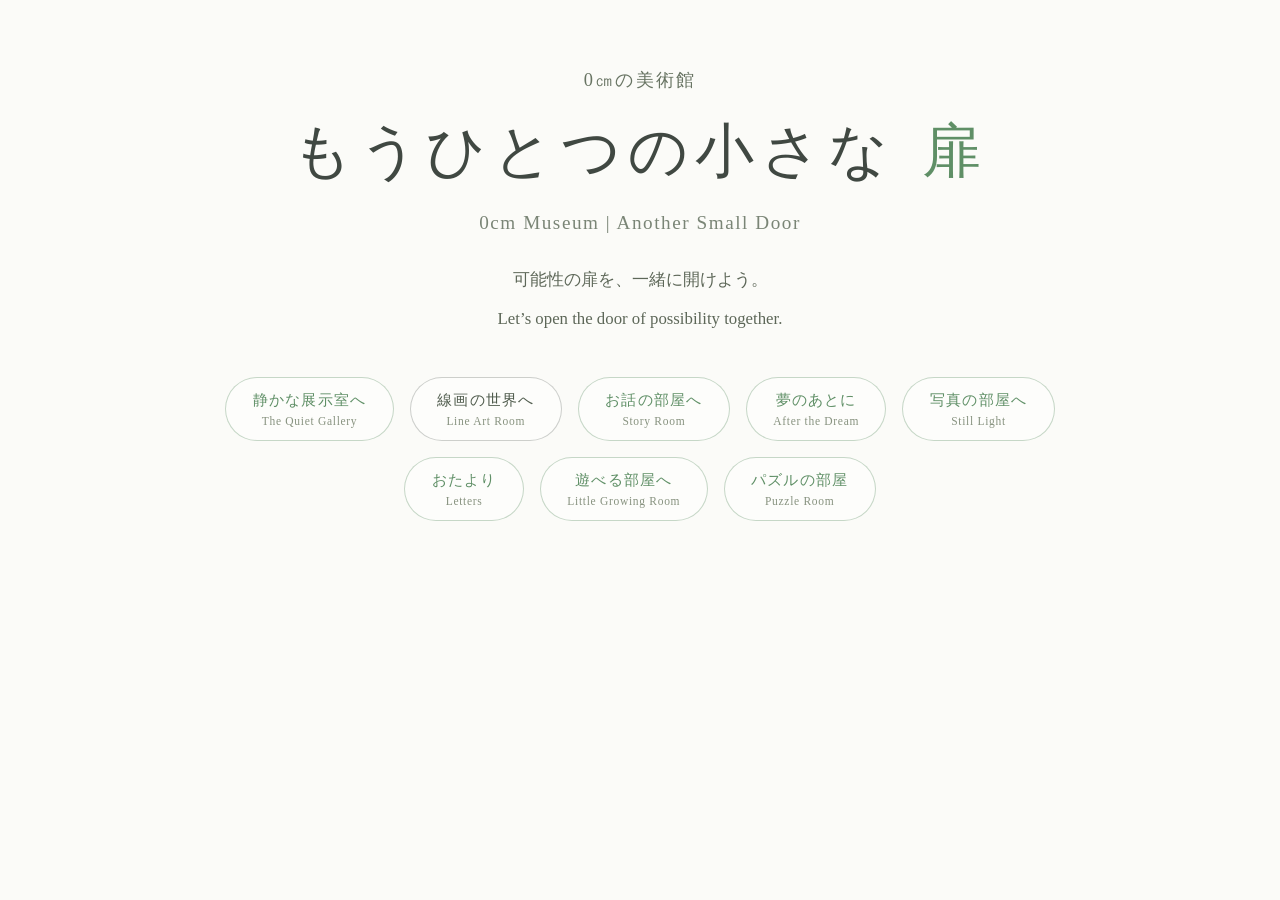
<file: index.html>
<!DOCTYPE html>
<html lang="ja">
<head>
  <meta charset="UTF-8">
  <meta name="viewport" content="width=device-width, initial-scale=1.0">
  <title>0㎝の美術館｜もうひとつの小さな扉</title>
  <link rel="stylesheet" href="style.css">
</head>

<body class="home-page">
  <main class="hero">
    <p class="site-ja">0㎝の美術館</p>

    <h1 class="door-ja">
      もうひとつの小さな
      <span class="door-wrap">
        <span class="door-letter">扉</span>
        <img
          src="images/leaf_for_another_small_door.png"
          alt=""
          class="leaf"
        >
      </span>
    </h1>

    <p class="door-en">0cm Museum | Another Small Door</p>

    <p class="message-ja">可能性の扉を、一緒に開けよう。</p>
    <p class="message-en">Let’s open the door of possibility together.</p>

    <nav class="room-links" aria-label="展示室への入口">
      <a href="gallery.html" class="room-link">
        <span class="room-link-ja">静かな展示室へ</span>
        <span class="room-link-en">The Quiet Gallery</span>
      </a>

      <a href="line.html" class="room-link room-link-line">
        <span class="room-link-ja">線画の世界へ</span>
        <span class="room-link-en">Line Art Room</span>
      </a>

      <a href="story.html" class="room-link room-link-story">
        <span class="room-link-ja">お話の部屋へ</span>
        <span class="room-link-en">Story Room</span>
      </a>
<a href="dream.html" class="room-link">
    <span class="room-link-ja">夢のあとに</span>
    <span class="room-link-en">After the Dream</span>
</a>
<a href="photo.html" class="room-link">
    <span class="room-link-ja">写真の部屋へ</span>
    <span class="room-link-en">Still Light</span>
</a>
<a href="otayori.html" class="room-link">
    <span class="room-link-ja">おたより</span>
    <span class="room-link-en">Letters</span>
</a>
<a href="game.html" class="room-link">
    <span class="room-link-ja">遊べる部屋へ</span>
    <span class="room-link-en">Little Growing Room</span>
</a>
<a href="puzzle.html" class="room-link">
    <span class="room-link-ja">パズルの部屋</span>
    <span class="room-link-en">Puzzle Room</span>
</a>
    </nav>
  </main>
</body>
</html>
</file>
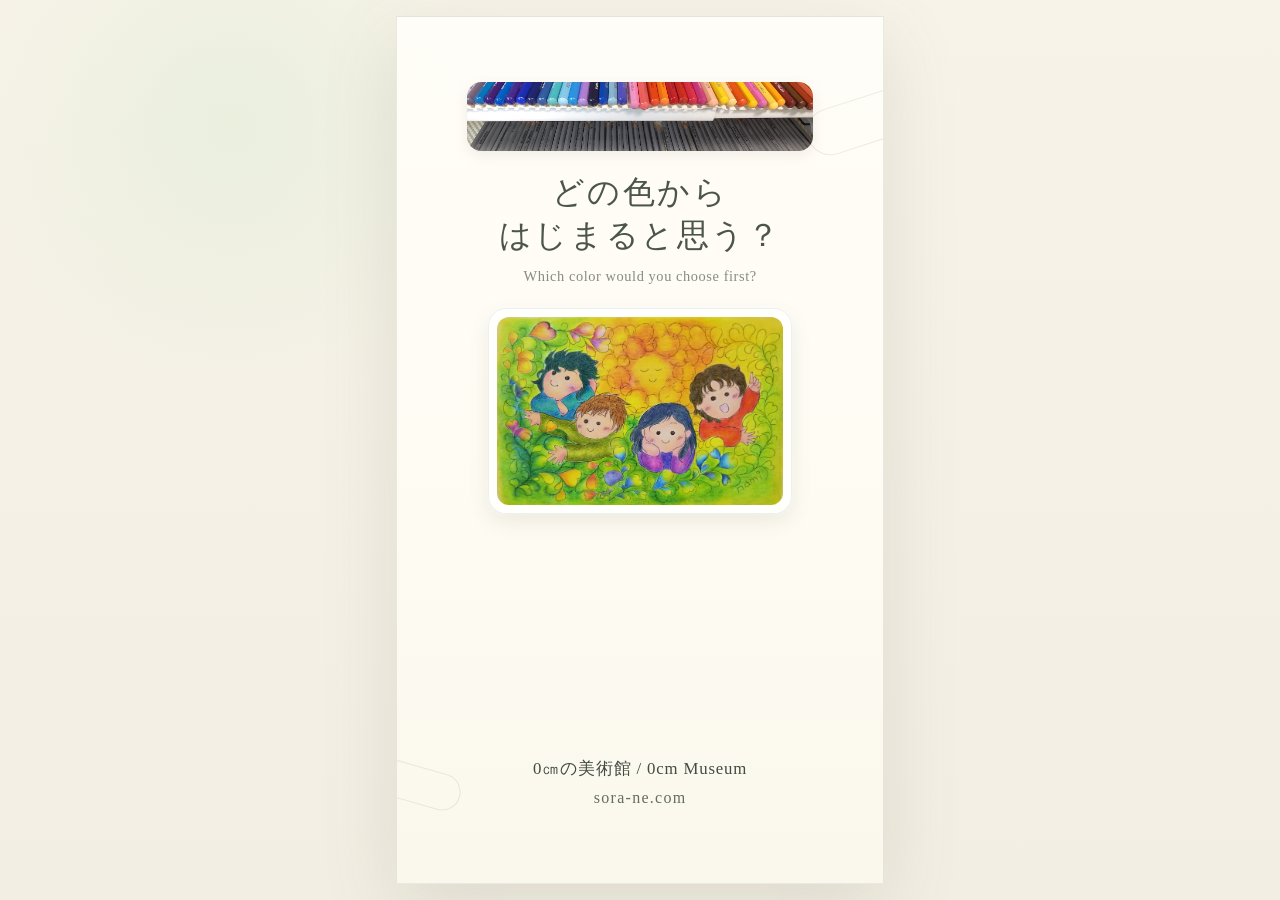
<file: social/color-question/index.html>
<!DOCTYPE html>
<html lang="ja">
<head>
  <meta charset="UTF-8">
  <meta name="viewport" content="width=device-width, initial-scale=1.0">
  <title>どの色からはじまると思う？ | 0㎝の美術館</title>
  <link rel="stylesheet" href="style.css">
</head>
<body>
  <main class="poster-wrap" aria-label="0㎝の美術館 Instagram投稿デザイン">
    <article class="poster">
      <div class="pencil-band" aria-label="色鉛筆の写真">
        <img src="images/pencils.jpg" alt="並んだ色鉛筆の写真">
      </div>

      <section class="question" aria-label="問いかけ">
        <p class="question-ja">
          どの色から<br>
          はじまると思う？
        </p>
        <p class="question-en">Which color would you choose first?</p>
      </section>

      <figure class="art-card">
        <img src="images/art.jpg" alt="子どもたちと太陽の色鉛筆画">
      </figure>

      <footer class="poster-footer">
        <p class="museum-name">0㎝の美術館 / 0cm Museum</p>
        <p class="site-url">sora-ne.com</p>
      </footer>
    </article>
  </main>
</body>
</html>
</file>
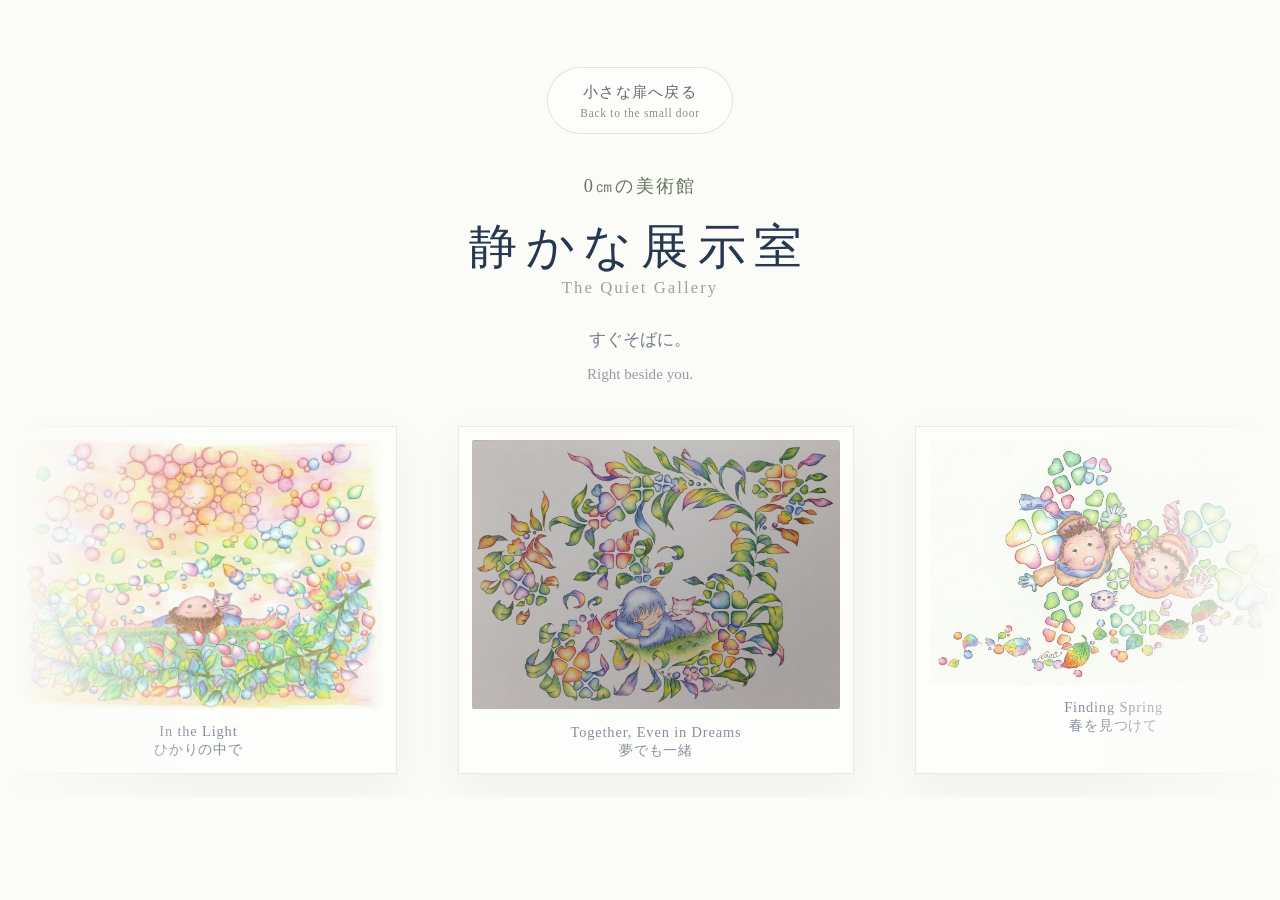
<file: gallery.html>
<!DOCTYPE html>
<html lang="ja">
<head>
  <meta charset="UTF-8">
  <meta name="viewport" content="width=device-width, initial-scale=1.0">
  <title>静かな展示室｜0㎝の美術館</title>
  <link rel="stylesheet" href="style.css">
</head>

<body class="gallery-page">
  <main class="gallery-room">

    <a href="index.html" class="back-link gallery-back-link">
      小さな扉へ戻る
      <span>Back to the small door</span>
    </a>

    <header class="gallery-header">
      <p class="site-ja">0㎝の美術館</p>

      <h1 class="gallery-title gallery-title-layer">
        <span class="gallery-title-ja">静かな展示室</span>
        <span class="gallery-title-en-near">The Quiet Gallery</span>
      </h1>

      <p class="gallery-message">
        すぐそばに。<br>
        <span>Right beside you.</span>
      </p>
    </header>

    <section class="moving-gallery" aria-label="作品がゆっくり流れる展示室">
      <div class="gallery-track">
        <article class="art-card">
          <img src="images/art01.jpg" alt="作品1">
          <p>In the Light<br>ひかりの中で</p>
        </article>

        <article class="art-card">
          <img src="images/art02.jpg" alt="作品2">
          <p>Together, Even in Dreams<br>夢でも一緒</p>
        </article>

        <article class="art-card">
          <img src="images/art03.jpg" alt="作品3">
          <p>Finding Spring<br>春を見つけて</p>
        </article>

        <article class="art-card">
          <img src="images/art04.jpg" alt="作品4">
          <p>Being Beside<br>寄り添い</p>
        </article>

        <article class="art-card">
          <img src="images/art01.jpg" alt="">
          <p>In the Light<br>ひかりの中で</p>
        </article>

        <article class="art-card">
          <img src="images/art02.jpg" alt="">
          <p>Together, Even in Dreams<br>夢でも一緒</p>
        </article>

        <article class="art-card">
          <img src="images/art03.jpg" alt="">
          <p>Finding Spring<br>春を見つけて</p>
        </article>

        <article class="art-card">
          <img src="images/art04.jpg" alt="">
          <p>Being Beside<br>寄り添い</p>
        </article>
      </div>
    </section>

  </main>
</body>
</html>
</file>
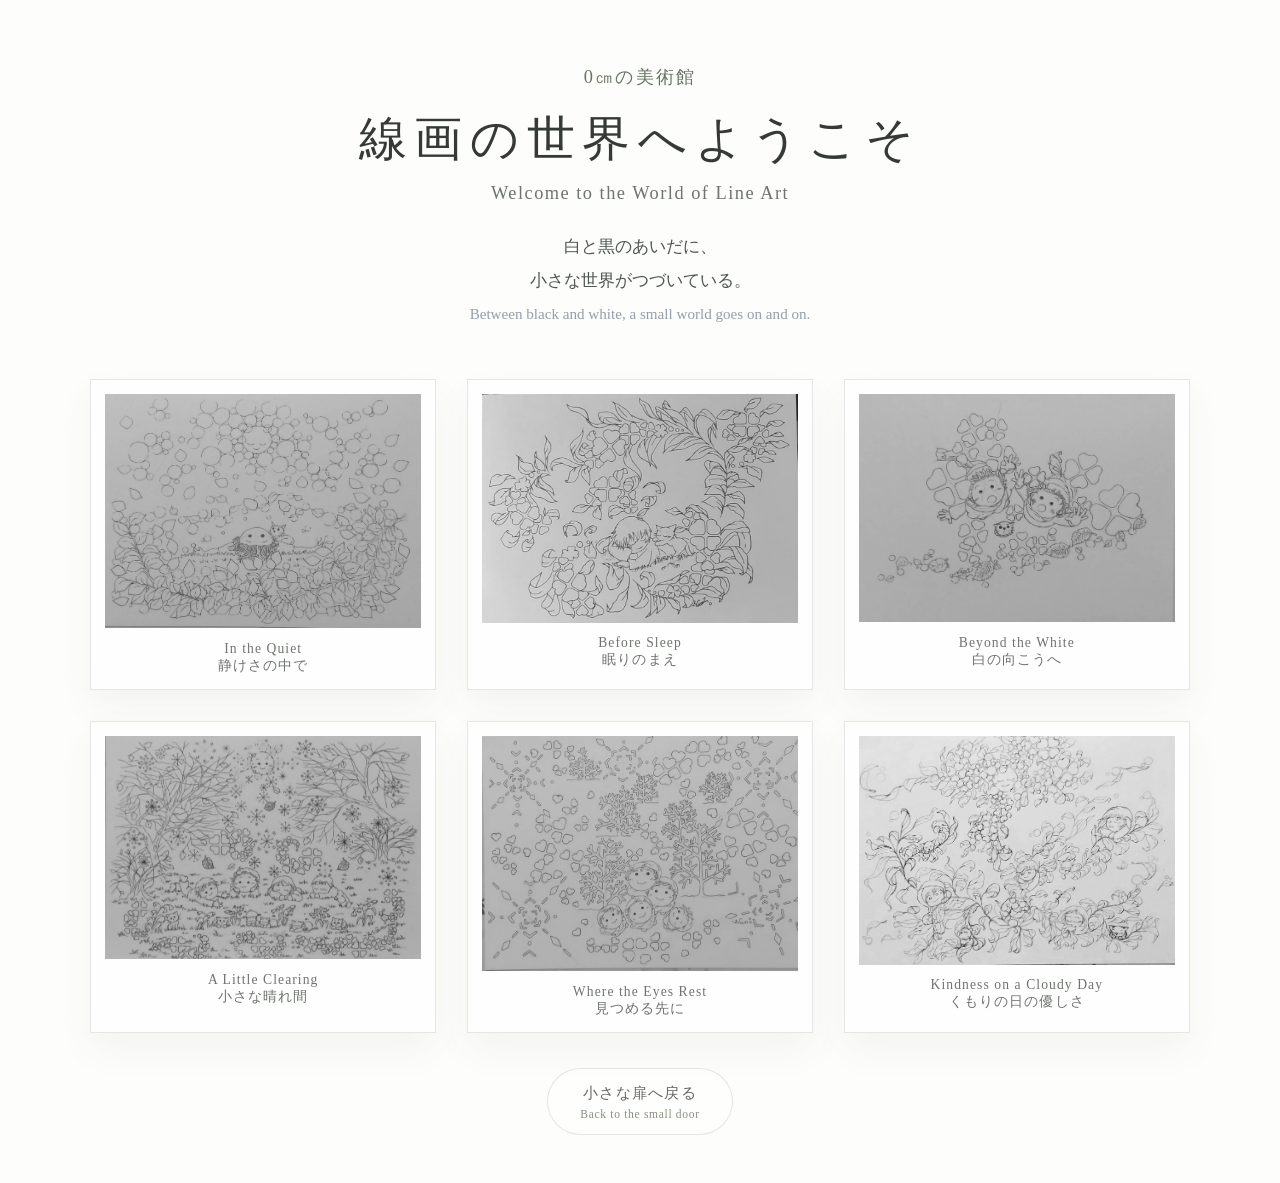
<file: line.html>
<!DOCTYPE html>
<html lang="ja">
<head>
  <meta charset="UTF-8">
  <meta name="viewport" content="width=device-width, initial-scale=1.0">
  <title>線画の世界｜0㎝の美術館</title>
  <link rel="stylesheet" href="style.css">
</head>

<body class="line-page">
  <main class="line-room">
    <header class="line-header">
      <p class="site-ja">0㎝の美術館</p>

      <h1 class="line-title">線画の世界へようこそ</h1>
      <p class="line-subtitle">Welcome to the World of Line Art</p>

      <p class="line-message">
        白と黒のあいだに、<br>
        小さな世界がつづいている。<br>
        <span>Between black and white, a small world goes on and on.</span>
      </p>
    </header>

    <section class="line-gallery" aria-label="線画作品の展示室">
      <div class="line-grid">
        <article class="line-card">
          <img src="images/line01.jpg" alt="線画作品1">
          <p>In the Quiet<br>静けさの中で</p>
        </article>

        <article class="line-card">
          <img src="images/line02.jpg" alt="線画作品2">
          <p>Before Sleep<br>眠りのまえ</p>
        </article>

        <article class="line-card">
          <img src="images/line03.jpg" alt="線画作品3">
          <p>Beyond the White<br>白の向こうへ</p>
        </article>

        <article class="line-card">
          <img src="images/line04.jpg" alt="線画作品4">
          <p>A Little Clearing<br>小さな晴れ間</p>
        </article>

        <article class="line-card">
          <img src="images/line05.jpg" alt="線画作品5">
          <p>Where the Eyes Rest<br>見つめる先に</p>
        </article>

        <article class="line-card">
          <img src="images/line06.jpg" alt="線画作品6">
          <p>Kindness on a Cloudy Day<br>くもりの日の優しさ</p>
        </article>
      </div>
    </section>

    <a href="index.html" class="back-link">
      小さな扉へ戻る
      <span>Back to the small door</span>
    </a>
  </main>
</body>
</html>
</file>
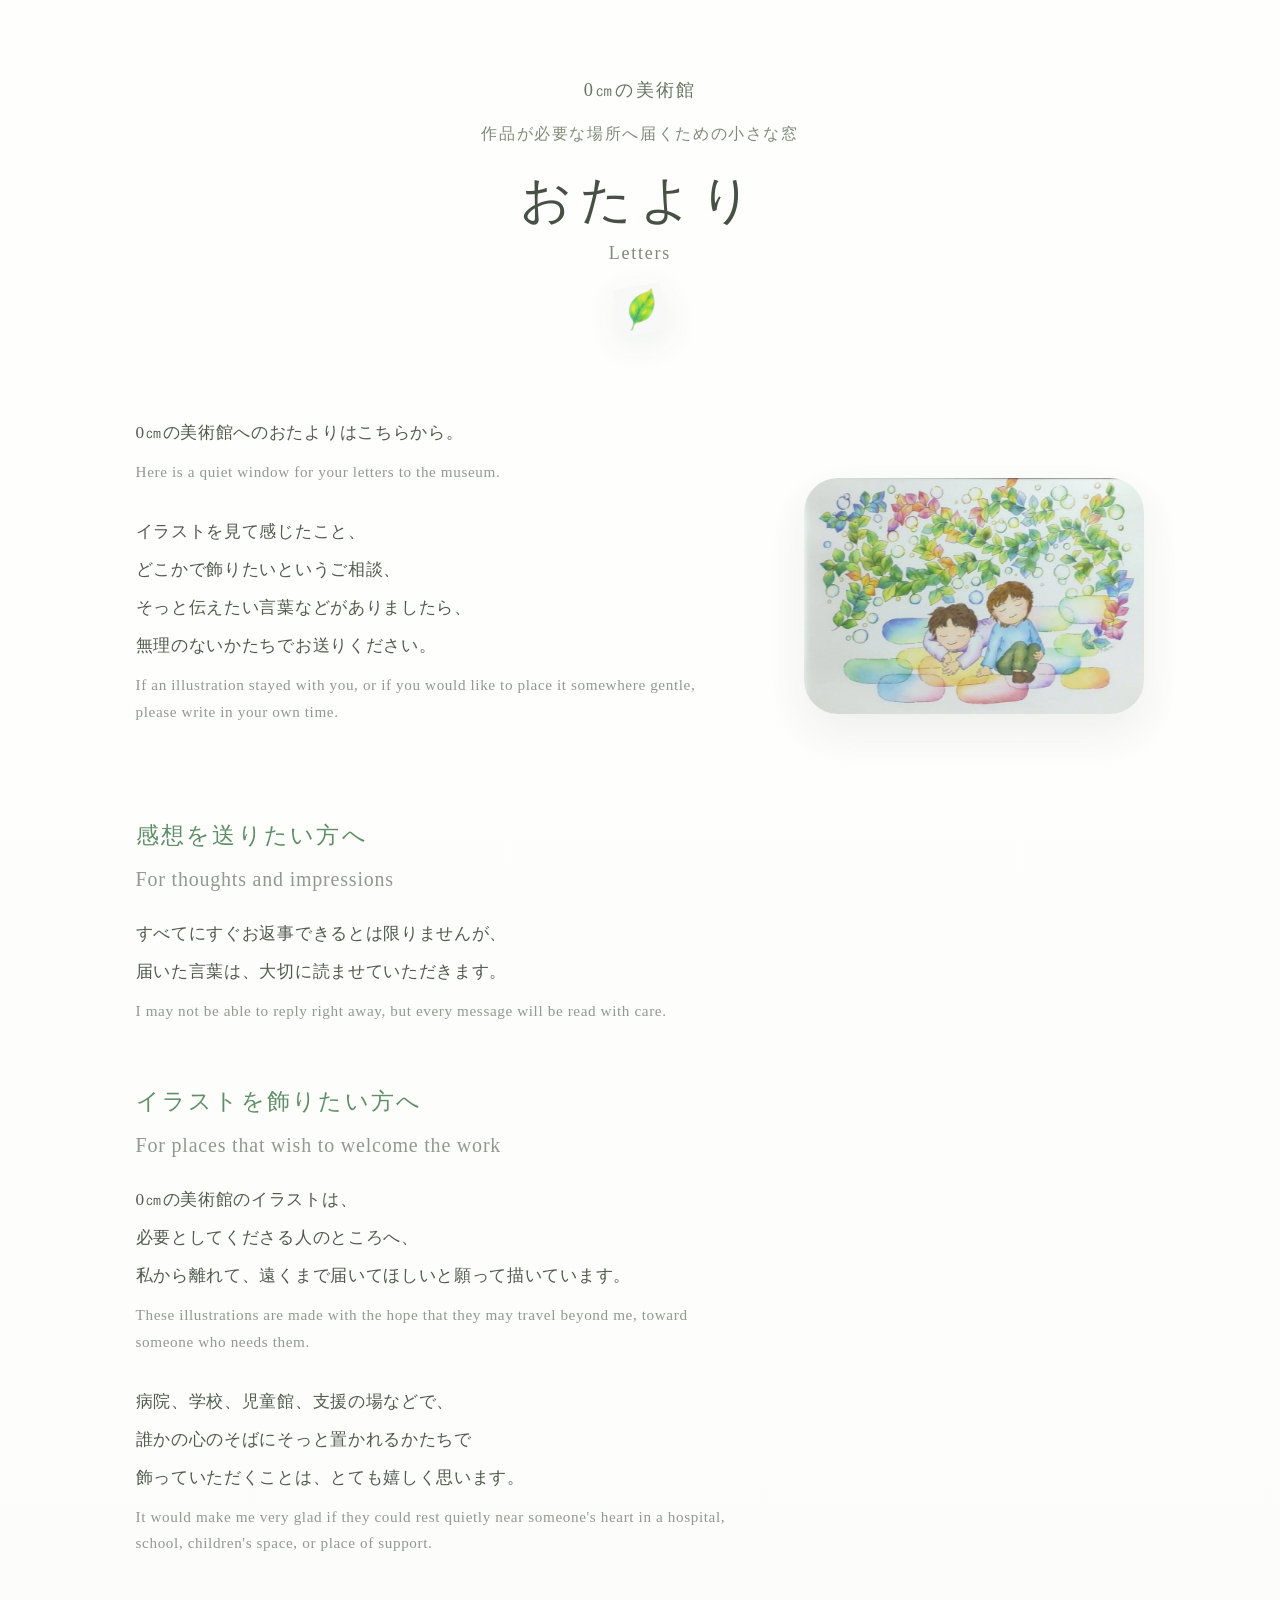
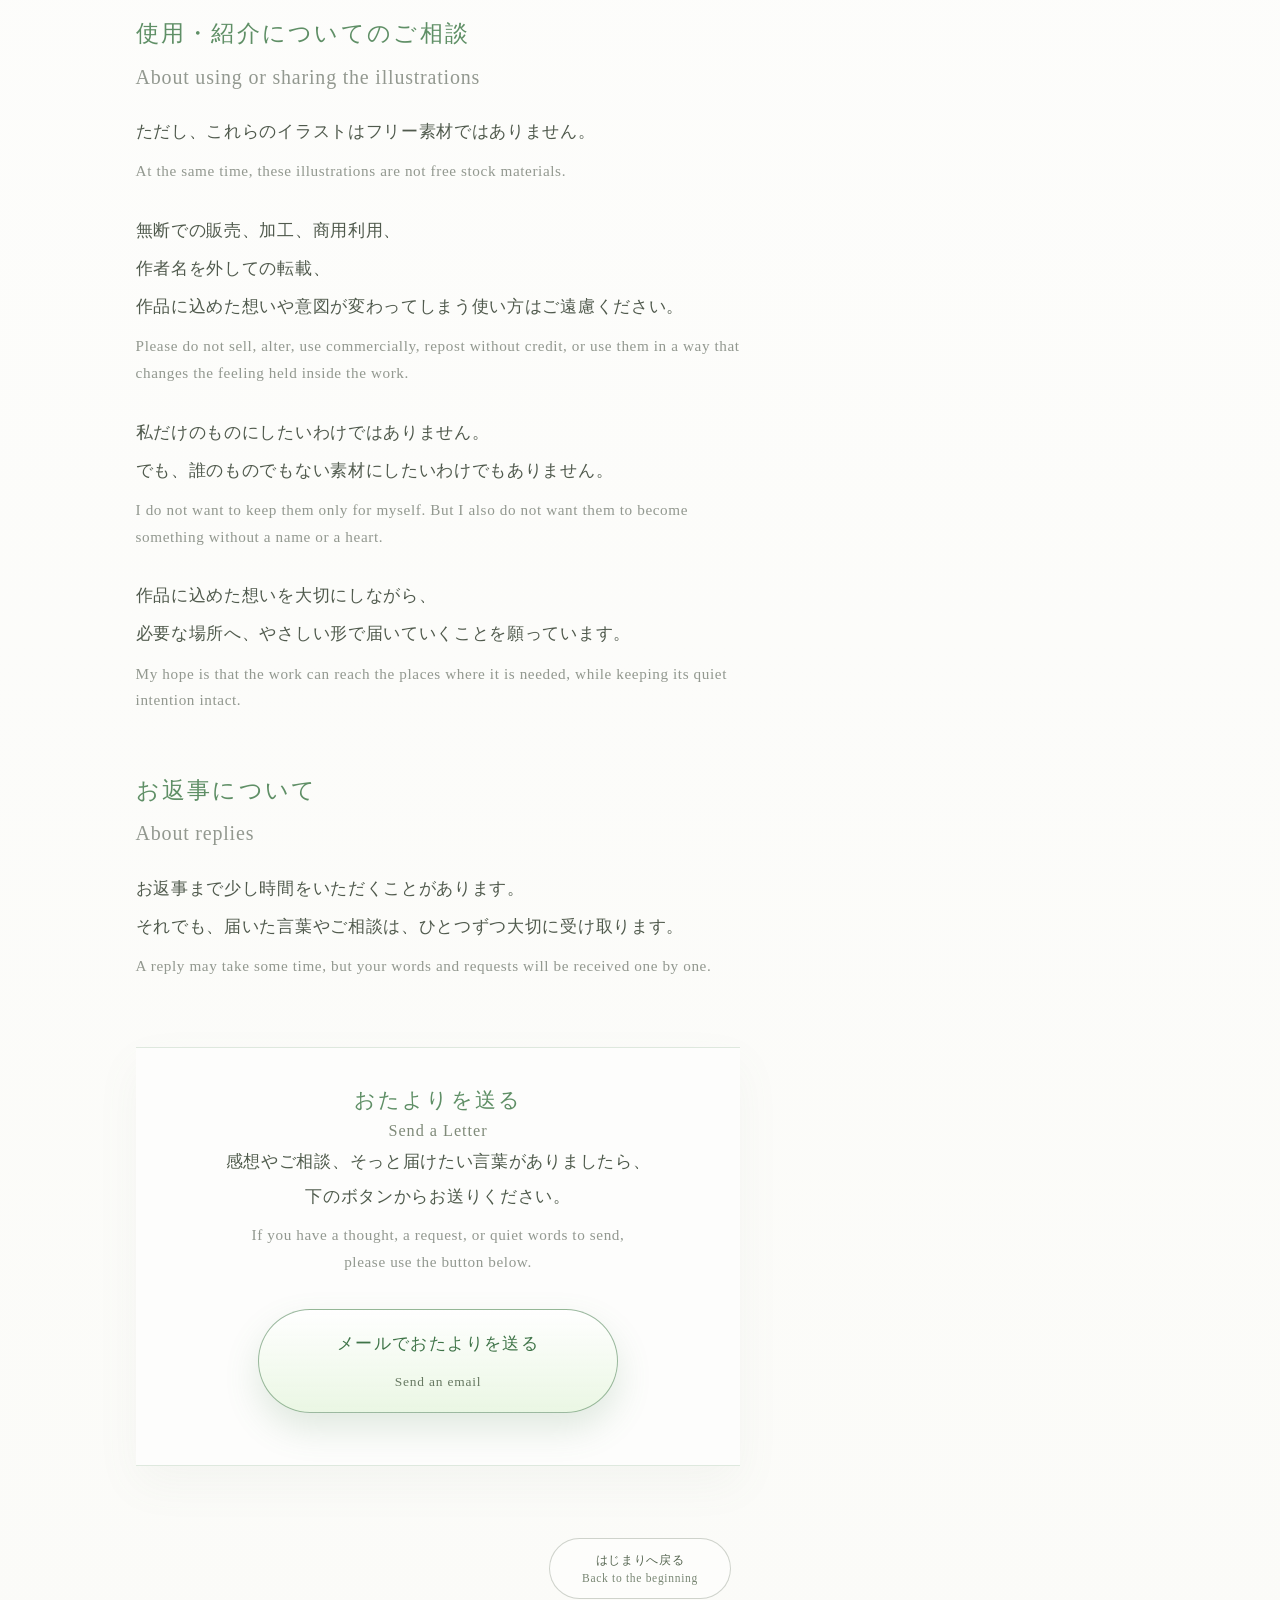
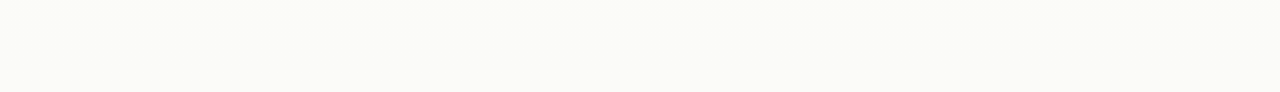
<file: otayori.html>
<!DOCTYPE html>
<html lang="ja">
<head>
  <meta charset="UTF-8">
  <meta name="viewport" content="width=device-width, initial-scale=1.0">
  <title>おたより / Letters | 0㎝の美術館</title>
  <link rel="stylesheet" href="style.css">
  <style>
    body.letters-page {
      min-height: 100vh;
      min-height: 100dvh;
      height: auto;
      margin: 0;
      overflow-x: hidden;
      overflow-y: auto;
      background: linear-gradient(180deg, rgba(255, 255, 255, 0.78), rgba(251, 251, 248, 0.94)), #fbfbf8;
      color: #505a4d;
      font-family: "Yu Mincho", "YuMincho", "Hiragino Mincho ProN", serif;
    }

    .letters-room {
      width: min(1060px, 100%);
      margin: 0 auto;
      padding: 4.8rem 1.6rem 5.8rem;
    }

    .letters-header {
      text-align: center;
      margin-bottom: 3.6rem;
    }

    .letters-title {
      font-size: clamp(2rem, 5vw, 3.2rem);
      font-weight: 500;
      letter-spacing: 0.16em;
      margin: 0 0 0.45rem;
      color: #465044;
    }

    .letters-subtitle,
    .letters-kicker {
      color: #7f8a79;
      letter-spacing: 0.1em;
    }

    .letters-leaf-image {
      display: block;
      width: 48px;
      max-width: 48px;
      height: auto;
      margin: 1.4rem auto 0;
      opacity: 0.82;
      transform: rotate(-10deg);
      filter: drop-shadow(0 8px 16px rgba(120, 150, 105, 0.14));
    }

    .letters-body {
      display: grid;
      grid-template-columns: minmax(0, 640px) minmax(260px, 340px);
      grid-template-areas: "content art";
      align-items: start;
      justify-content: center;
      gap: clamp(2.4rem, 5vw, 4.5rem);
    }

    .letters-content {
      grid-area: content;
      font-size: clamp(0.98rem, 1.7vw, 1.08rem);
      line-height: 2.2;
      letter-spacing: 0.04em;
      min-width: 0;
    }

    .letters-content p {
      margin: 0 0 1.7rem;
    }

    .letters-content p span,
    .letters-section h2 span,
    .letters-contact-text span {
      display: block;
      margin-top: 0.45rem;
      color: rgba(80, 90, 77, 0.62);
      font-size: 0.88em;
      line-height: 1.75;
      letter-spacing: 0.04em;
    }

    .letters-section {
      margin-top: 3.5rem;
    }

    .letters-section h2 {
      margin: 0 0 1.15rem;
      font-size: clamp(1.12rem, 2.4vw, 1.42rem);
      font-weight: 500;
      line-height: 1.6;
      letter-spacing: 0.1em;
      color: #5f8f66;
    }

    .letters-side-art {
      grid-area: art;
      position: sticky;
      top: 6rem;
      margin-top: 5.4rem;
    }

    .letters-side-art img {
      display: block;
      width: 100%;
      max-width: 340px;
      height: auto;
      border-radius: 34px;
      opacity: 0.9;
      box-shadow: 0 18px 42px rgba(120, 135, 112, 0.12);
    }

    .letters-contact {
      margin-top: 4.2rem;
      padding: 2.25rem 1.6rem;
      border-top: 1px solid rgba(95, 143, 102, 0.2);
      border-bottom: 1px solid rgba(95, 143, 102, 0.2);
      background: rgba(255, 255, 255, 0.62);
      text-align: center;
      box-shadow: 0 18px 42px rgba(120, 135, 112, 0.06);
    }

    .letters-contact-title {
      color: #5f8f66;
      font-size: clamp(1.05rem, 2.3vw, 1.3rem);
      font-weight: 500;
      line-height: 1.55;
      letter-spacing: 0.1em;
      margin: 0;
      word-break: keep-all;
      overflow-wrap: normal;
    }

    .letters-contact-title span {
      display: block;
      margin-top: 0.18rem;
      color: #7f8a79;
      font-size: 0.78em;
      letter-spacing: 0.06em;
    }

    .letters-contact-text {
      max-width: 660px;
      margin: 1.15rem auto 1.65rem;
      line-height: 2.05;
      color: #4f5b4c;
      word-break: keep-all;
      overflow-wrap: normal;
    }

    .letters-mail-button {
      display: inline-flex;
      flex-direction: column;
      align-items: center;
      justify-content: center;
      min-width: min(100%, 360px);
      min-height: 78px;
      padding: 1rem 2.25rem;
      border: 1px solid rgba(95, 143, 102, 0.62);
      border-radius: 999px;
      background: linear-gradient(180deg, rgba(255, 255, 255, 0.98), rgba(233, 246, 226, 0.94));
      color: #3f7448;
      text-decoration: none;
      box-shadow: 0 16px 34px rgba(95, 143, 102, 0.18);
      cursor: pointer;
      word-break: keep-all;
      overflow-wrap: normal;
    }

    .letters-mail-ja,
    .letters-mail-en {
      white-space: nowrap;
    }

    .letters-mail-en {
      margin-top: 0.25rem;
      color: #667861;
      font-size: 0.84rem;
      letter-spacing: 0.06em;
    }

    .letters-back-link {
      display: flex;
      width: fit-content;
      margin: 4.5rem auto 0;
      color: #566651;
      border-color: rgba(86, 102, 81, 0.28);
    }

    .letters-back-link .back-link-ja {
      color: #566651;
    }

    .letters-back-link .back-link-en {
      color: #788673;
    }

    @media (max-width: 760px) {
      .letters-room {
        padding: 3.4rem 1.2rem 5rem;
      }

      .letters-body {
        display: flex;
        flex-direction: column;
        gap: 2.6rem;
      }

      .letters-side-art {
        position: static;
        order: -1;
        width: min(88vw, 340px);
        margin: 0 auto 0.2rem;
      }

      .letters-side-art img {
        max-width: 100%;
        border-radius: 28px;
      }
    }
  </style>
</head>

<body class="letters-page">
  <main class="letters-room">
    <header class="letters-header">
      <p class="site-ja">0㎝の美術館</p>
      <p class="letters-kicker">作品が必要な場所へ届くための小さな窓</p>
      <h1 class="letters-title">おたより</h1>
      <p class="letters-subtitle">Letters</p>
      <img
        src="images/leaf_for_another_small_door.png"
        alt="小さな葉のイラスト"
        class="letters-leaf-image"
      >
    </header>

    <div class="letters-body">
      <aside class="letters-side-art" aria-label="寄り添いのイラスト">
        <img
          src="images/art04.jpg"
          alt="寄り添う子どもたちのイラスト"
        >
      </aside>

    <article class="letters-content">
      <section class="letters-opening" aria-label="おたよりについて">
        <p>
          0㎝の美術館へのおたよりはこちらから。
          <span>Here is a quiet window for your letters to the museum.</span>
        </p>
        <p>
          イラストを見て感じたこと、<br>
          どこかで飾りたいというご相談、<br>
          そっと伝えたい言葉などがありましたら、<br>
          無理のないかたちでお送りください。
          <span>If an illustration stayed with you, or if you would like to place it somewhere gentle, please write in your own time.</span>
        </p>
      </section>

      <section class="letters-section">
        <h2>
          感想を送りたい方へ
          <span>For thoughts and impressions</span>
        </h2>
        <p>
          すべてにすぐお返事できるとは限りませんが、<br>
          届いた言葉は、大切に読ませていただきます。
          <span>I may not be able to reply right away, but every message will be read with care.</span>
        </p>
      </section>

      <section class="letters-section">
        <h2>
          イラストを飾りたい方へ
          <span>For places that wish to welcome the work</span>
        </h2>
        <p>
          0㎝の美術館のイラストは、<br>
          必要としてくださる人のところへ、<br>
          私から離れて、遠くまで届いてほしいと願って描いています。
          <span>These illustrations are made with the hope that they may travel beyond me, toward someone who needs them.</span>
        </p>
        <p>
          病院、学校、児童館、支援の場などで、<br>
          誰かの心のそばにそっと置かれるかたちで<br>
          飾っていただくことは、とても嬉しく思います。
          <span>It would make me very glad if they could rest quietly near someone&apos;s heart in a hospital, school, children&apos;s space, or place of support.</span>
        </p>
      </section>

      <section class="letters-section">
        <h2>
          使用・紹介についてのご相談
          <span>About using or sharing the illustrations</span>
        </h2>
        <p>
          ただし、これらのイラストはフリー素材ではありません。
          <span>At the same time, these illustrations are not free stock materials.</span>
        </p>
        <p>
          無断での販売、加工、商用利用、<br>
          作者名を外しての転載、<br>
          作品に込めた想いや意図が変わってしまう使い方はご遠慮ください。
          <span>Please do not sell, alter, use commercially, repost without credit, or use them in a way that changes the feeling held inside the work.</span>
        </p>
        <p>
          私だけのものにしたいわけではありません。<br>
          でも、誰のものでもない素材にしたいわけでもありません。
          <span>I do not want to keep them only for myself. But I also do not want them to become something without a name or a heart.</span>
        </p>
        <p>
          作品に込めた想いを大切にしながら、<br>
          必要な場所へ、やさしい形で届いていくことを願っています。
          <span>My hope is that the work can reach the places where it is needed, while keeping its quiet intention intact.</span>
        </p>
      </section>

      <section class="letters-section">
        <h2>
          お返事について
          <span>About replies</span>
        </h2>
        <p>
          お返事まで少し時間をいただくことがあります。<br>
          それでも、届いた言葉やご相談は、ひとつずつ大切に受け取ります。
          <span>A reply may take some time, but your words and requests will be received one by one.</span>
        </p>
      </section>

      <section class="letters-contact" aria-label="メールでおたよりを送る">
        <h2 class="letters-contact-title">
          おたよりを送る
          <span>Send a Letter</span>
        </h2>
        <p class="letters-contact-text">
          感想やご相談、そっと届けたい言葉がありましたら、<br>
          下のボタンからお送りください。
          <span>
            If you have a thought, a request, or quiet words to send,<br>
            please use the button below.
          </span>
        </p>
        <a class="letters-mail-button" href="mailto:soraneco.info@gmail.com">
          <span class="letters-mail-ja">メールでおたよりを送る</span>
          <span class="letters-mail-en">Send an email</span>
        </a>
      </section>
    </article>
    </div>

    <a href="index.html" class="back-link letters-back-link">
      <span class="back-link-ja">はじまりへ戻る</span>
      <span class="back-link-en">Back to the beginning</span>
    </a>
  </main>
</body>
</html>
</file>
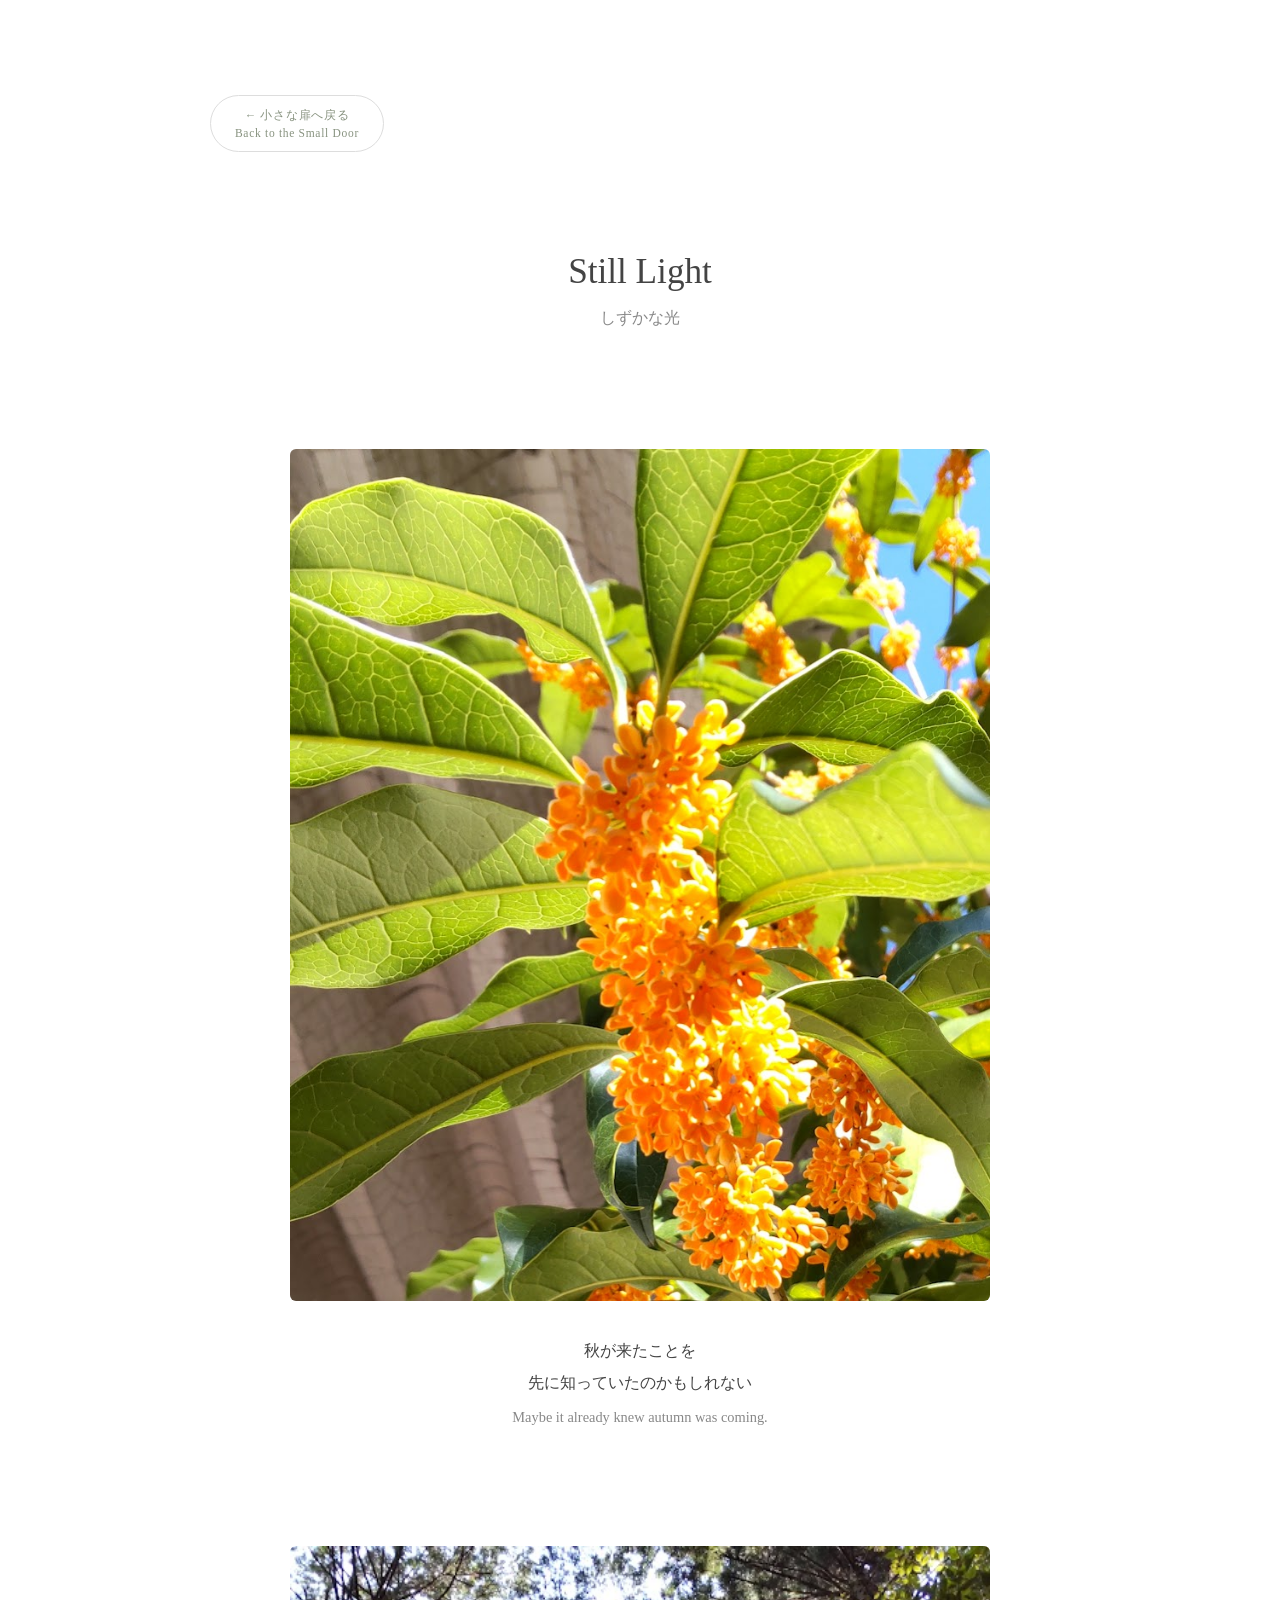
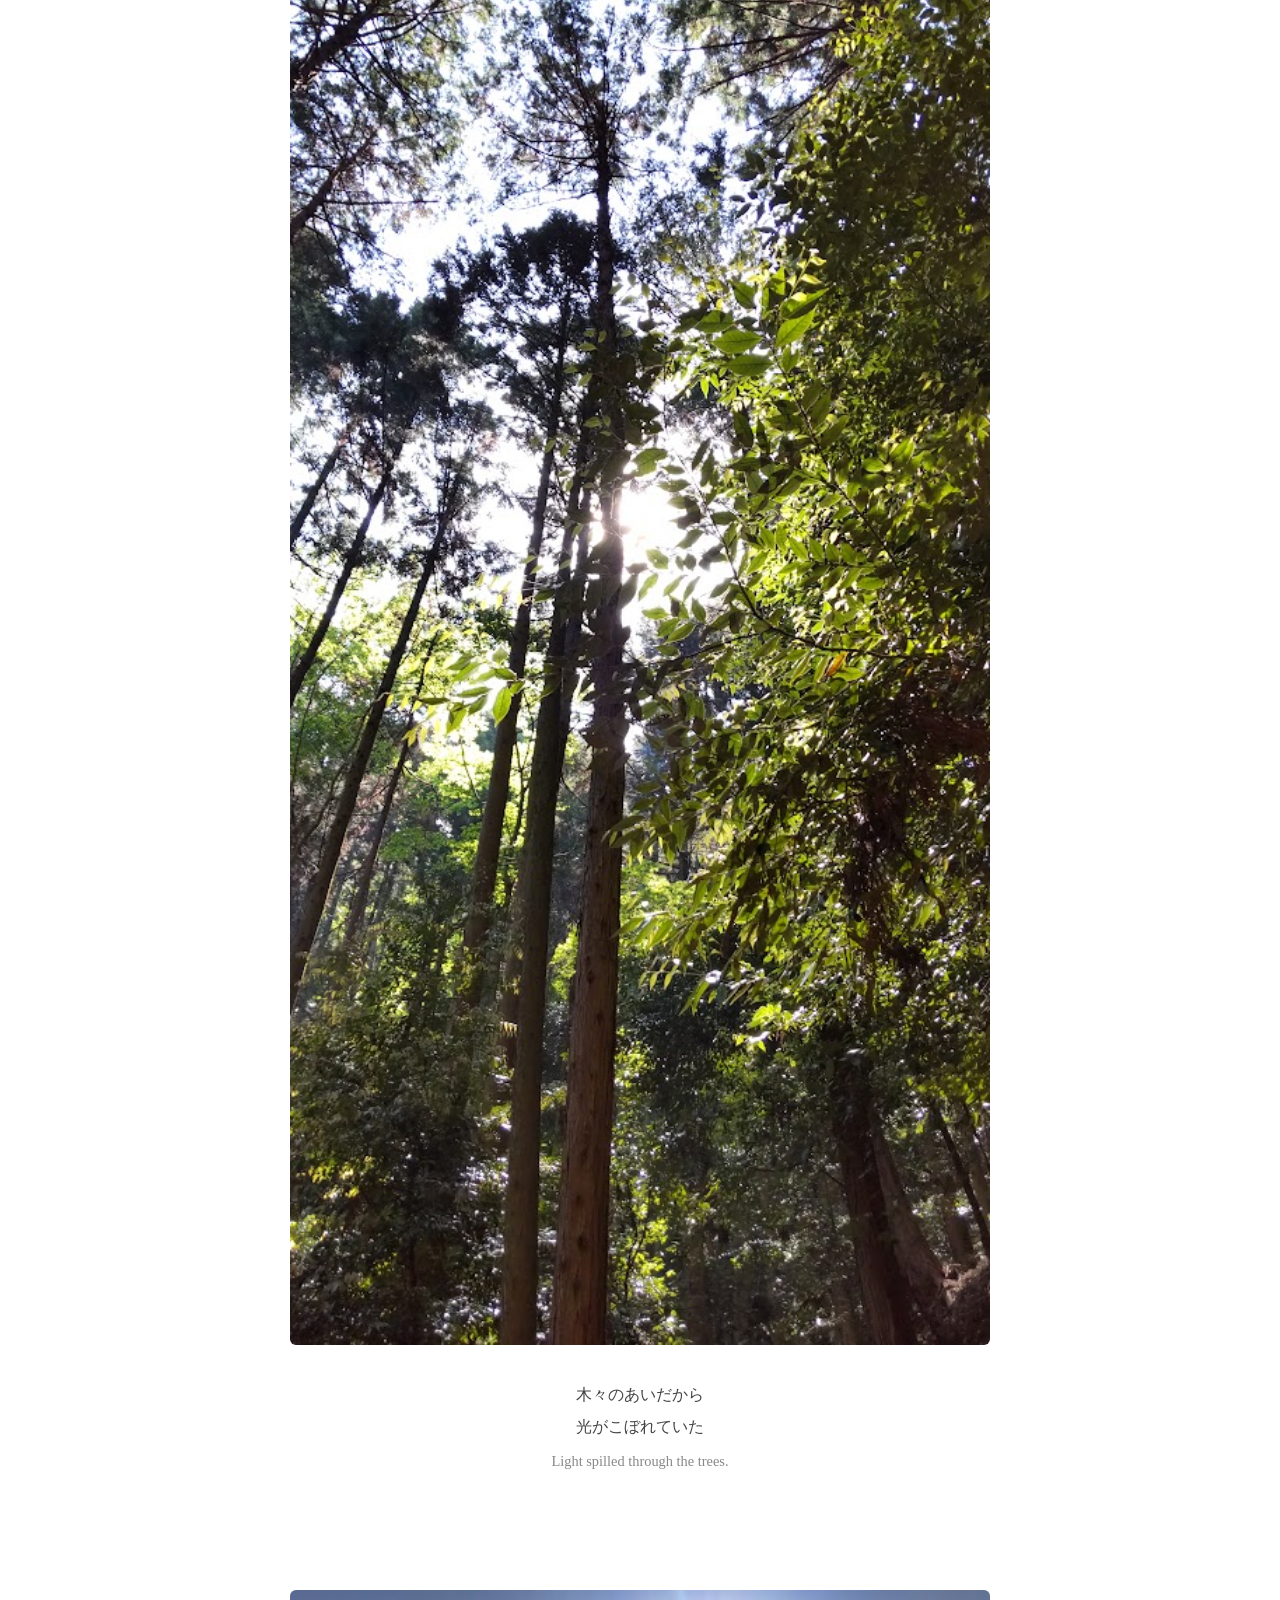
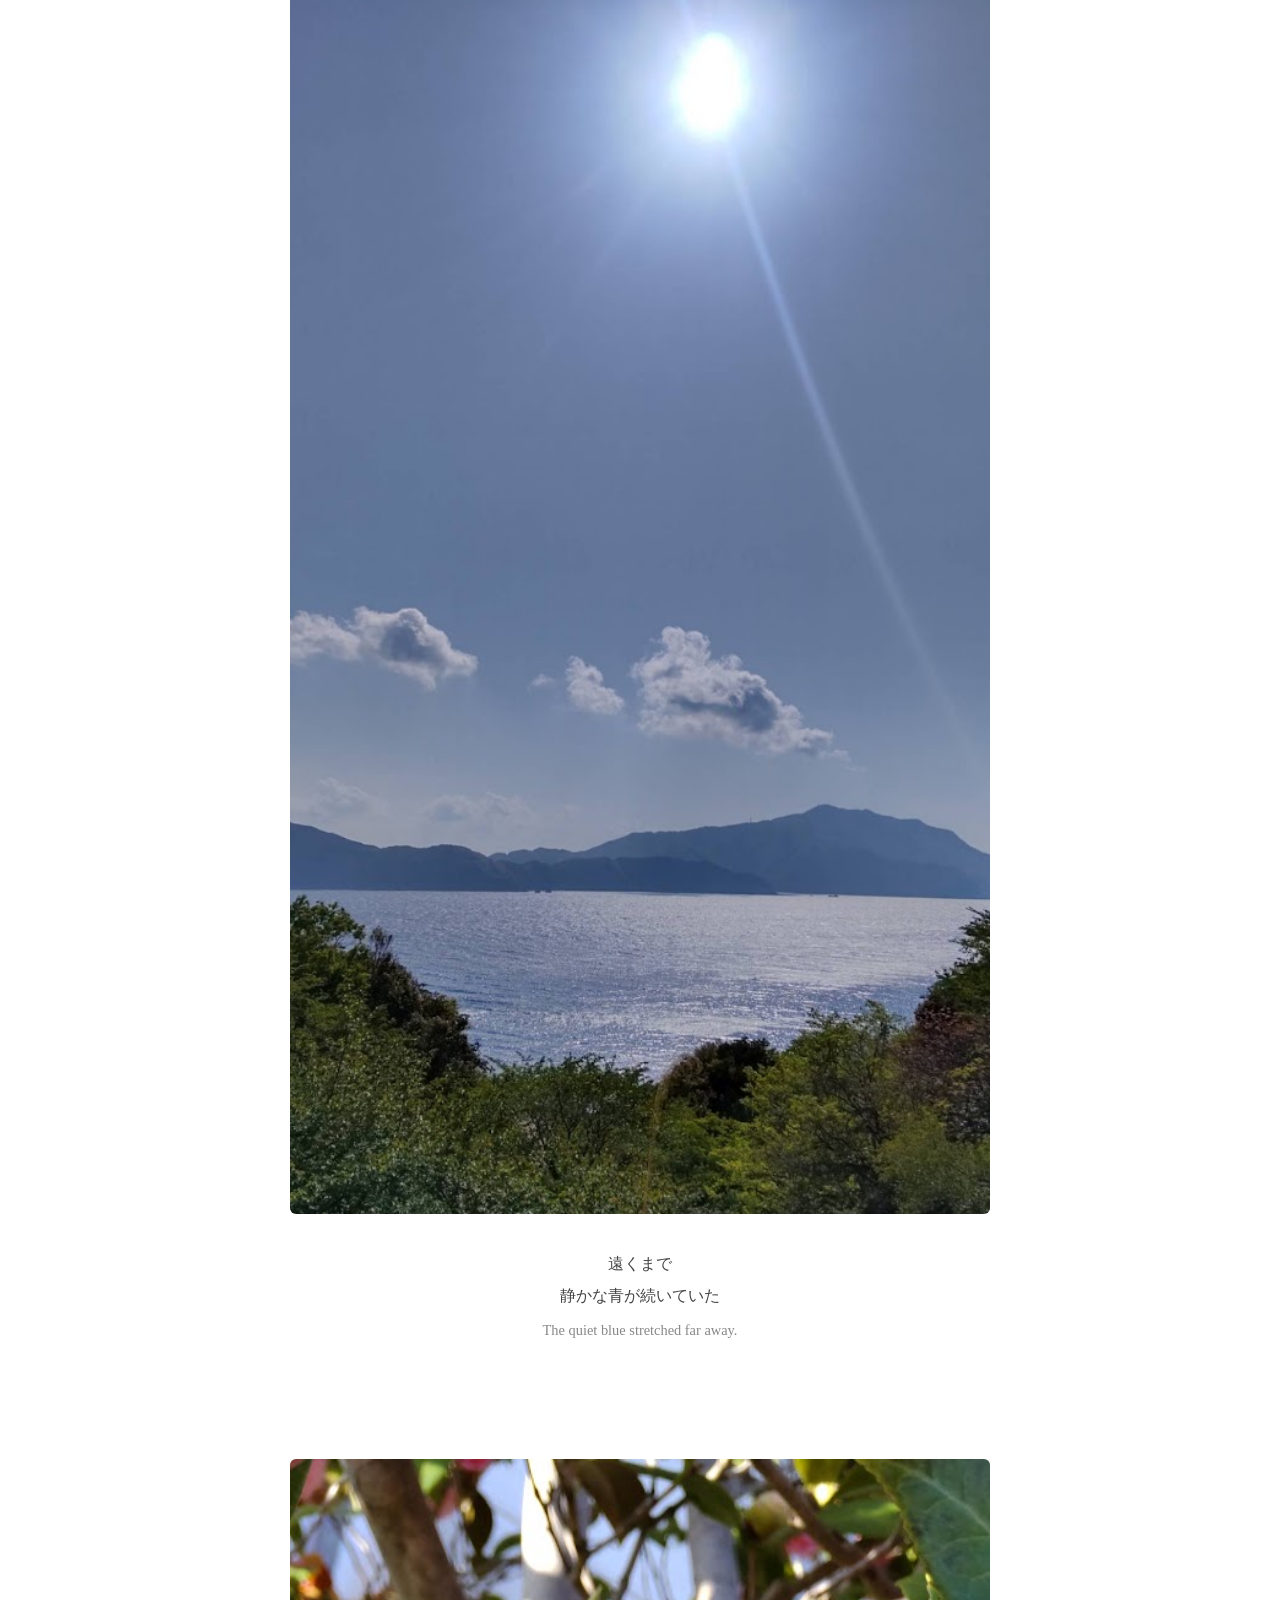
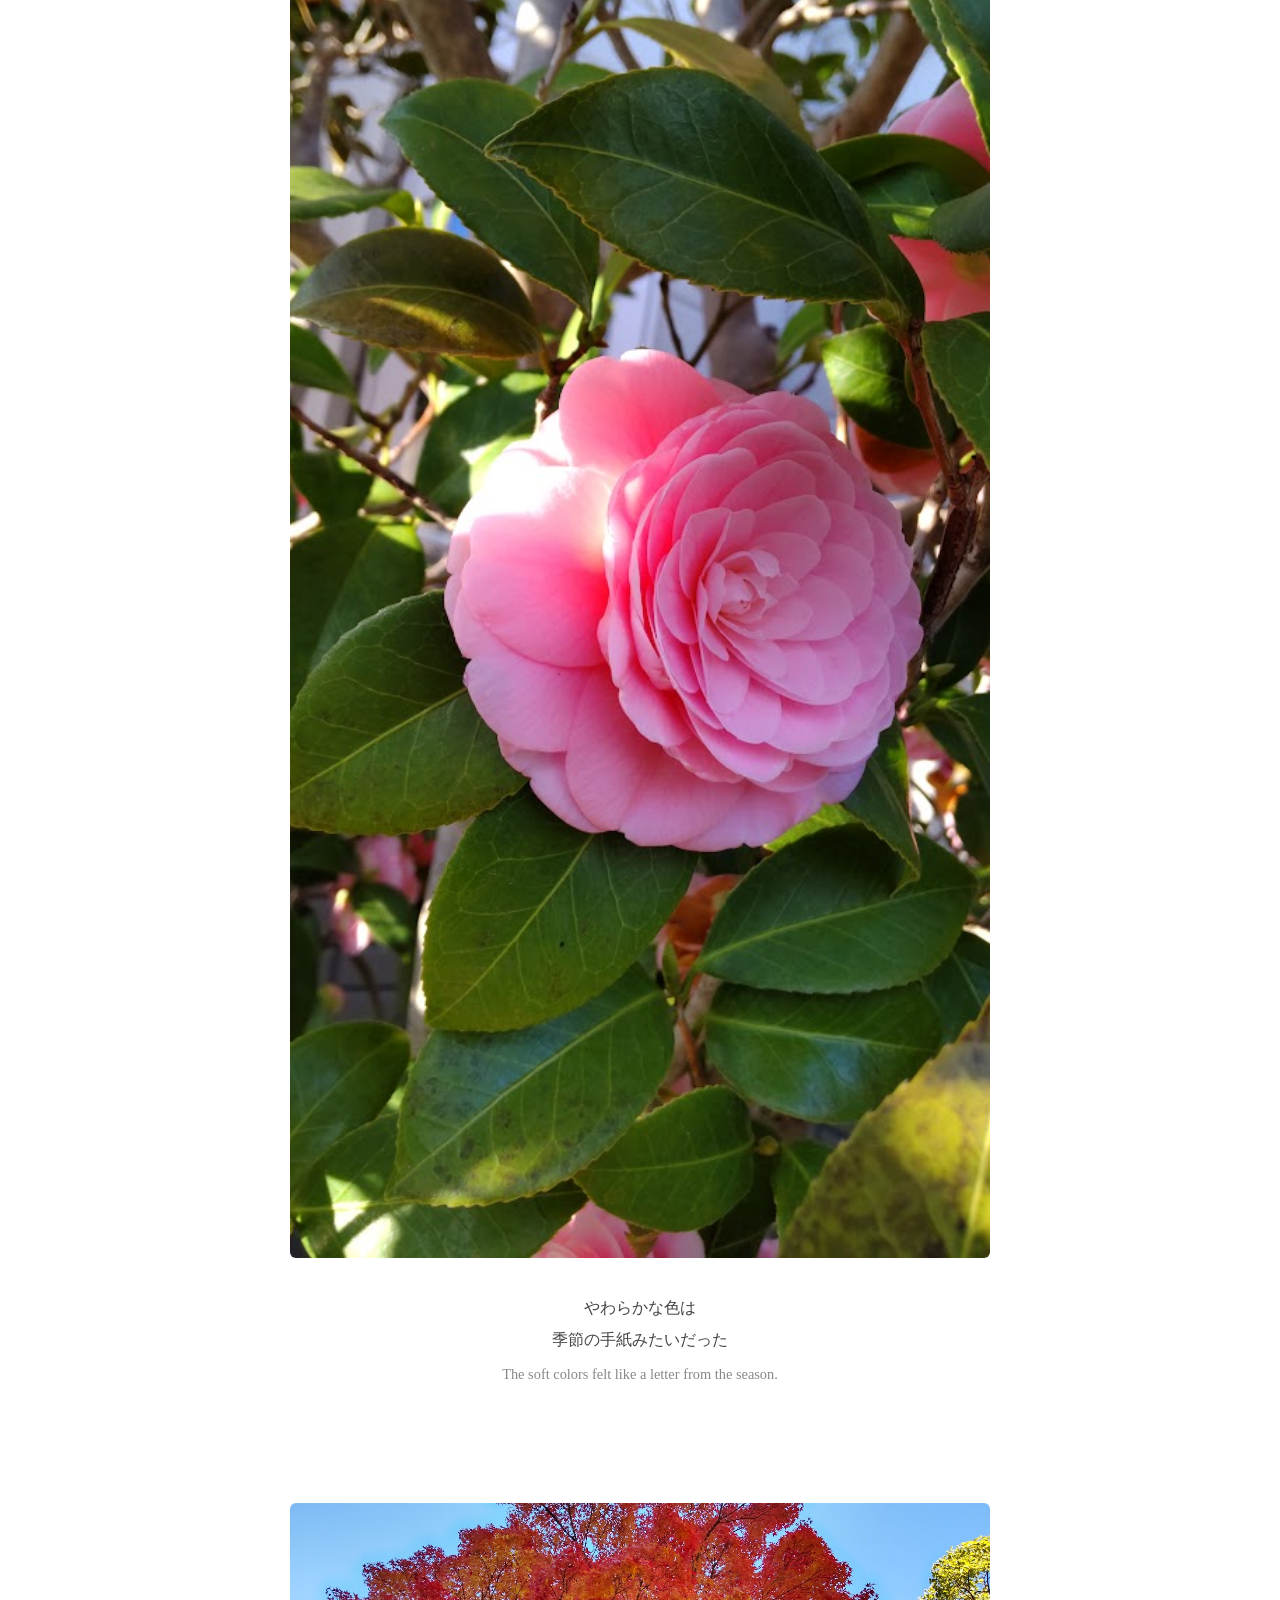
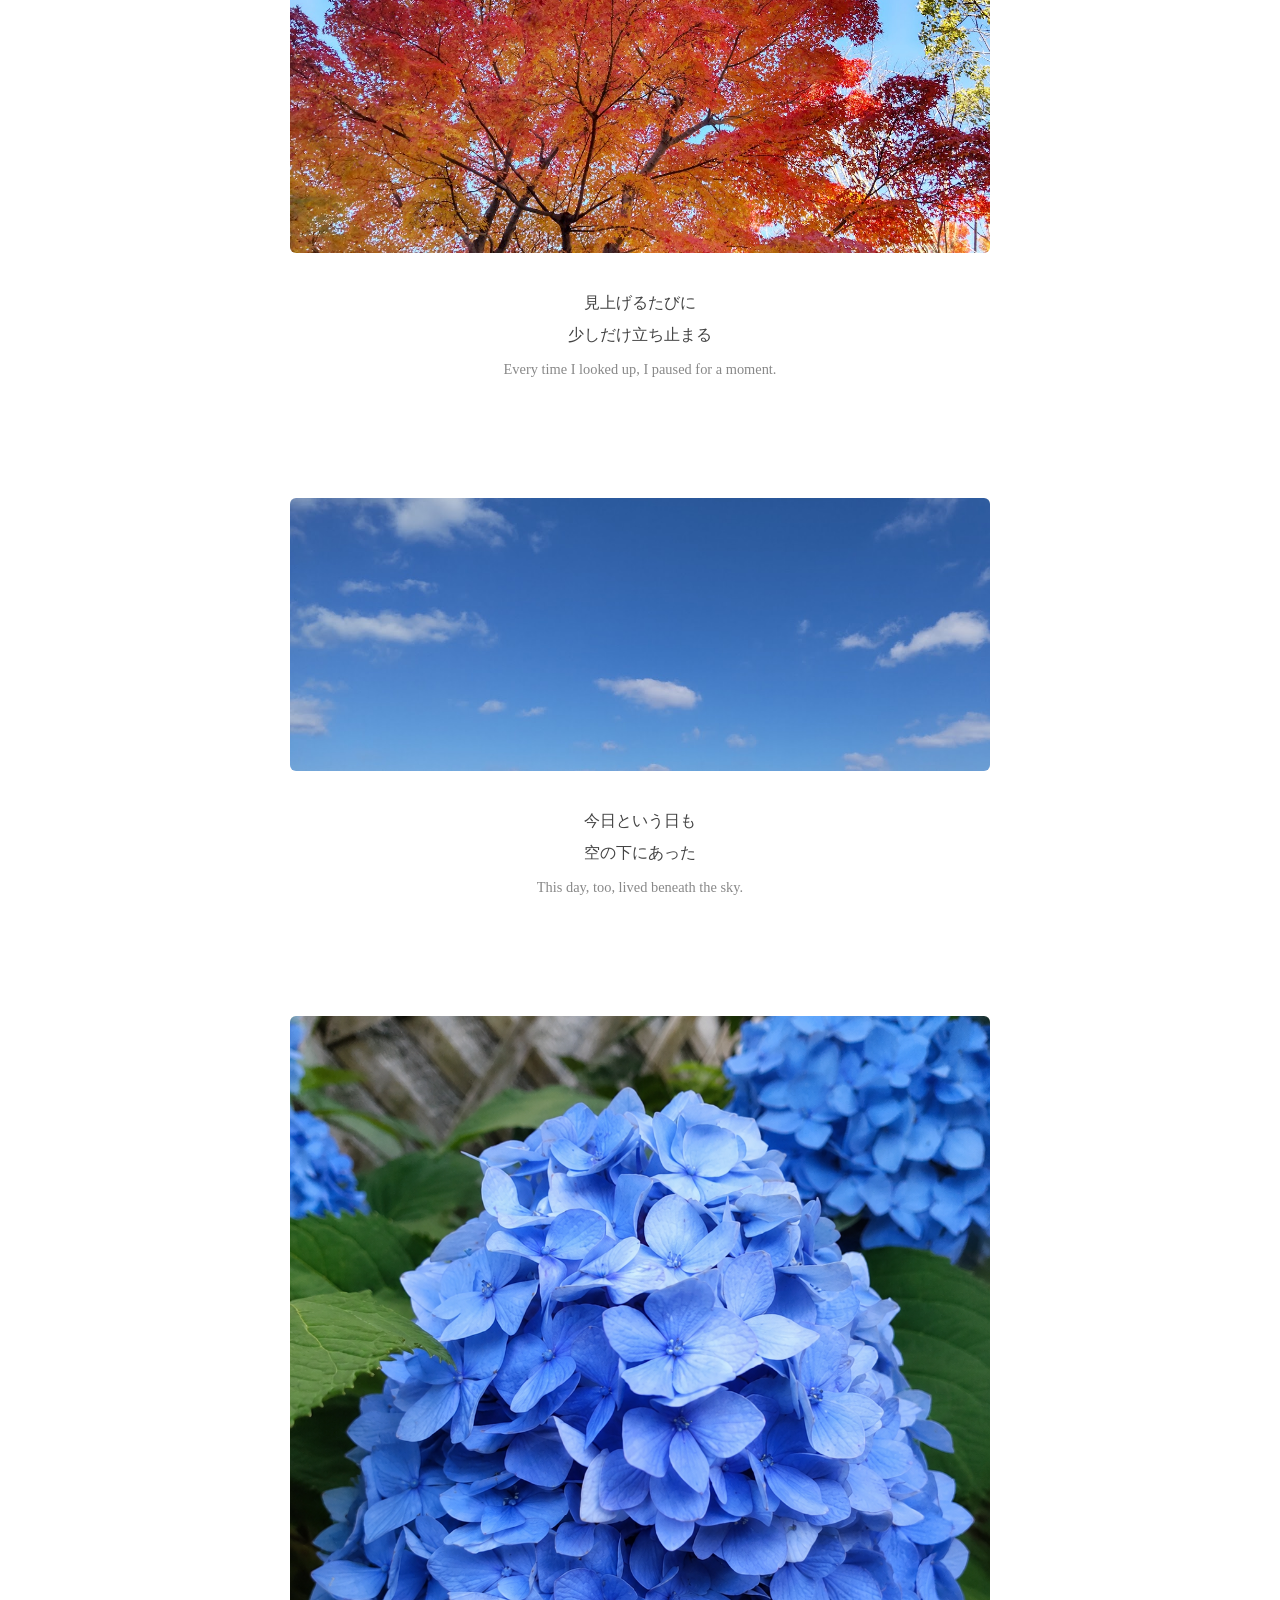
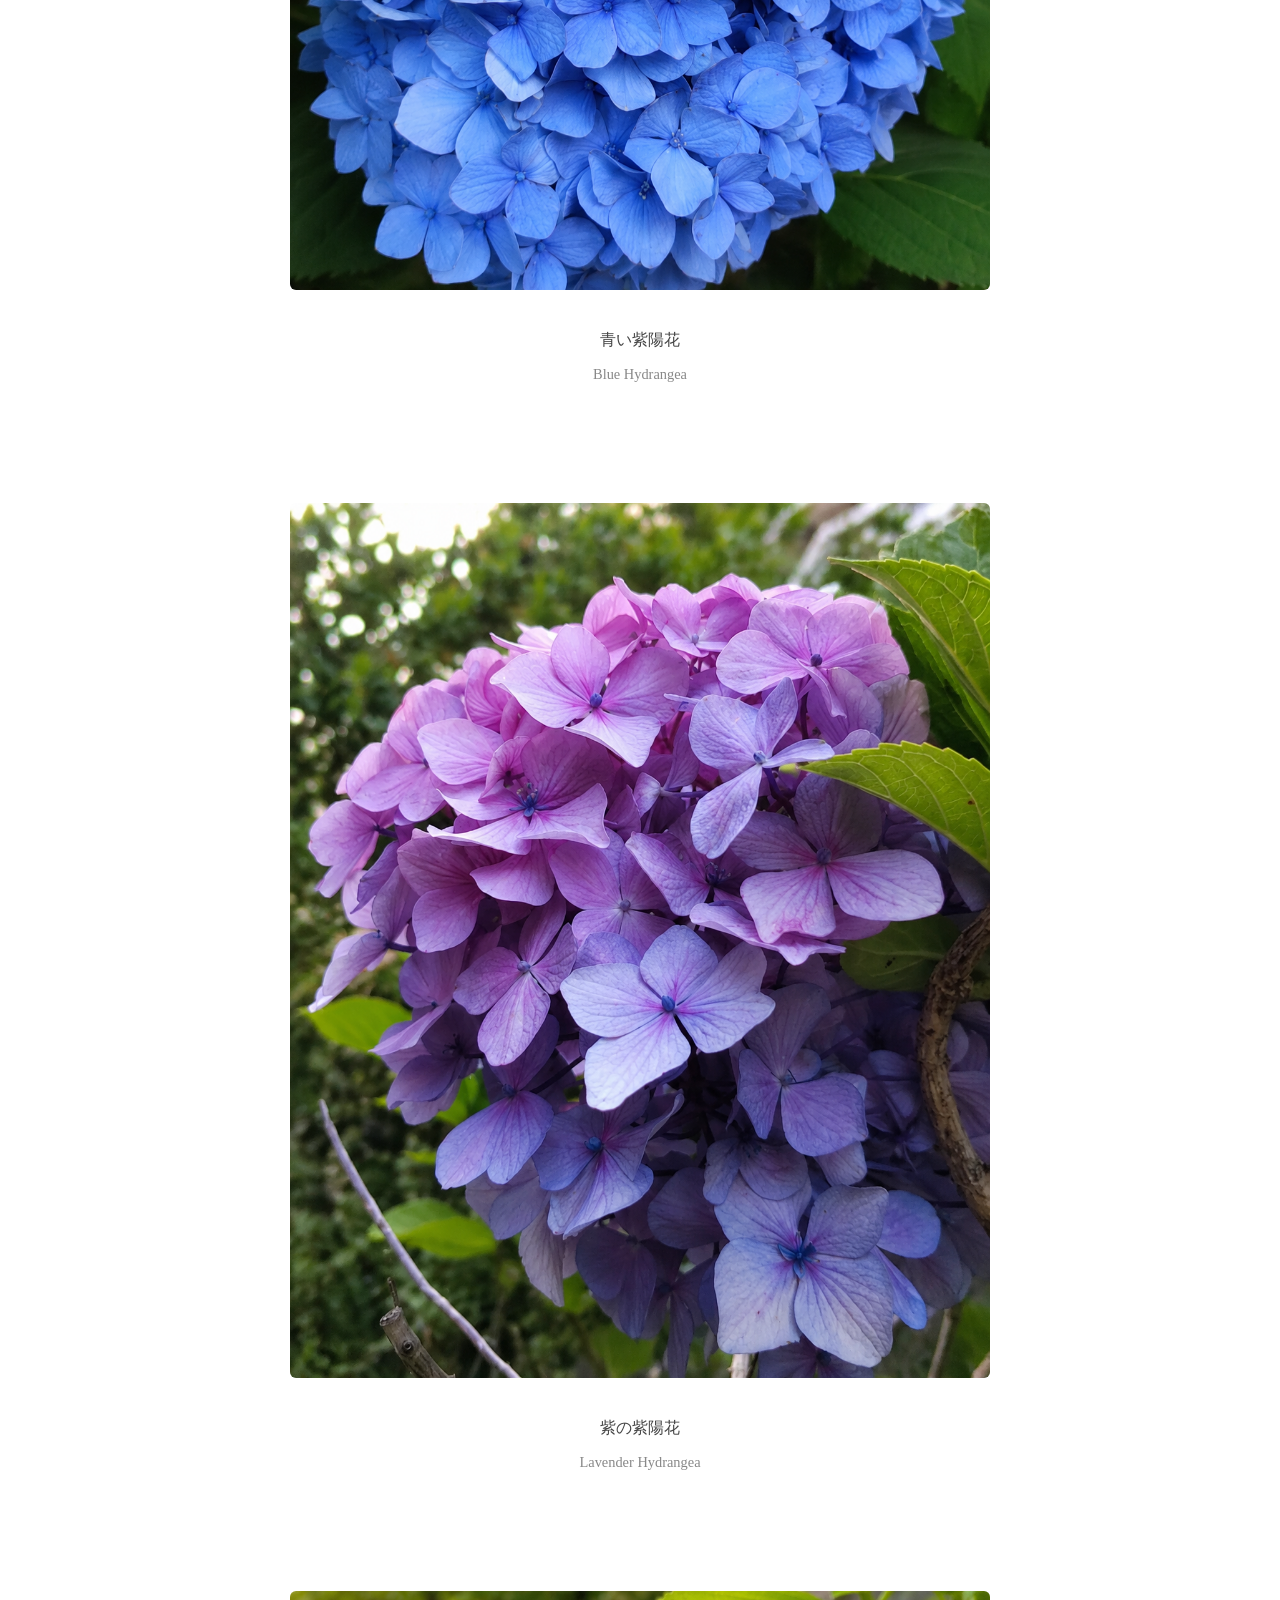
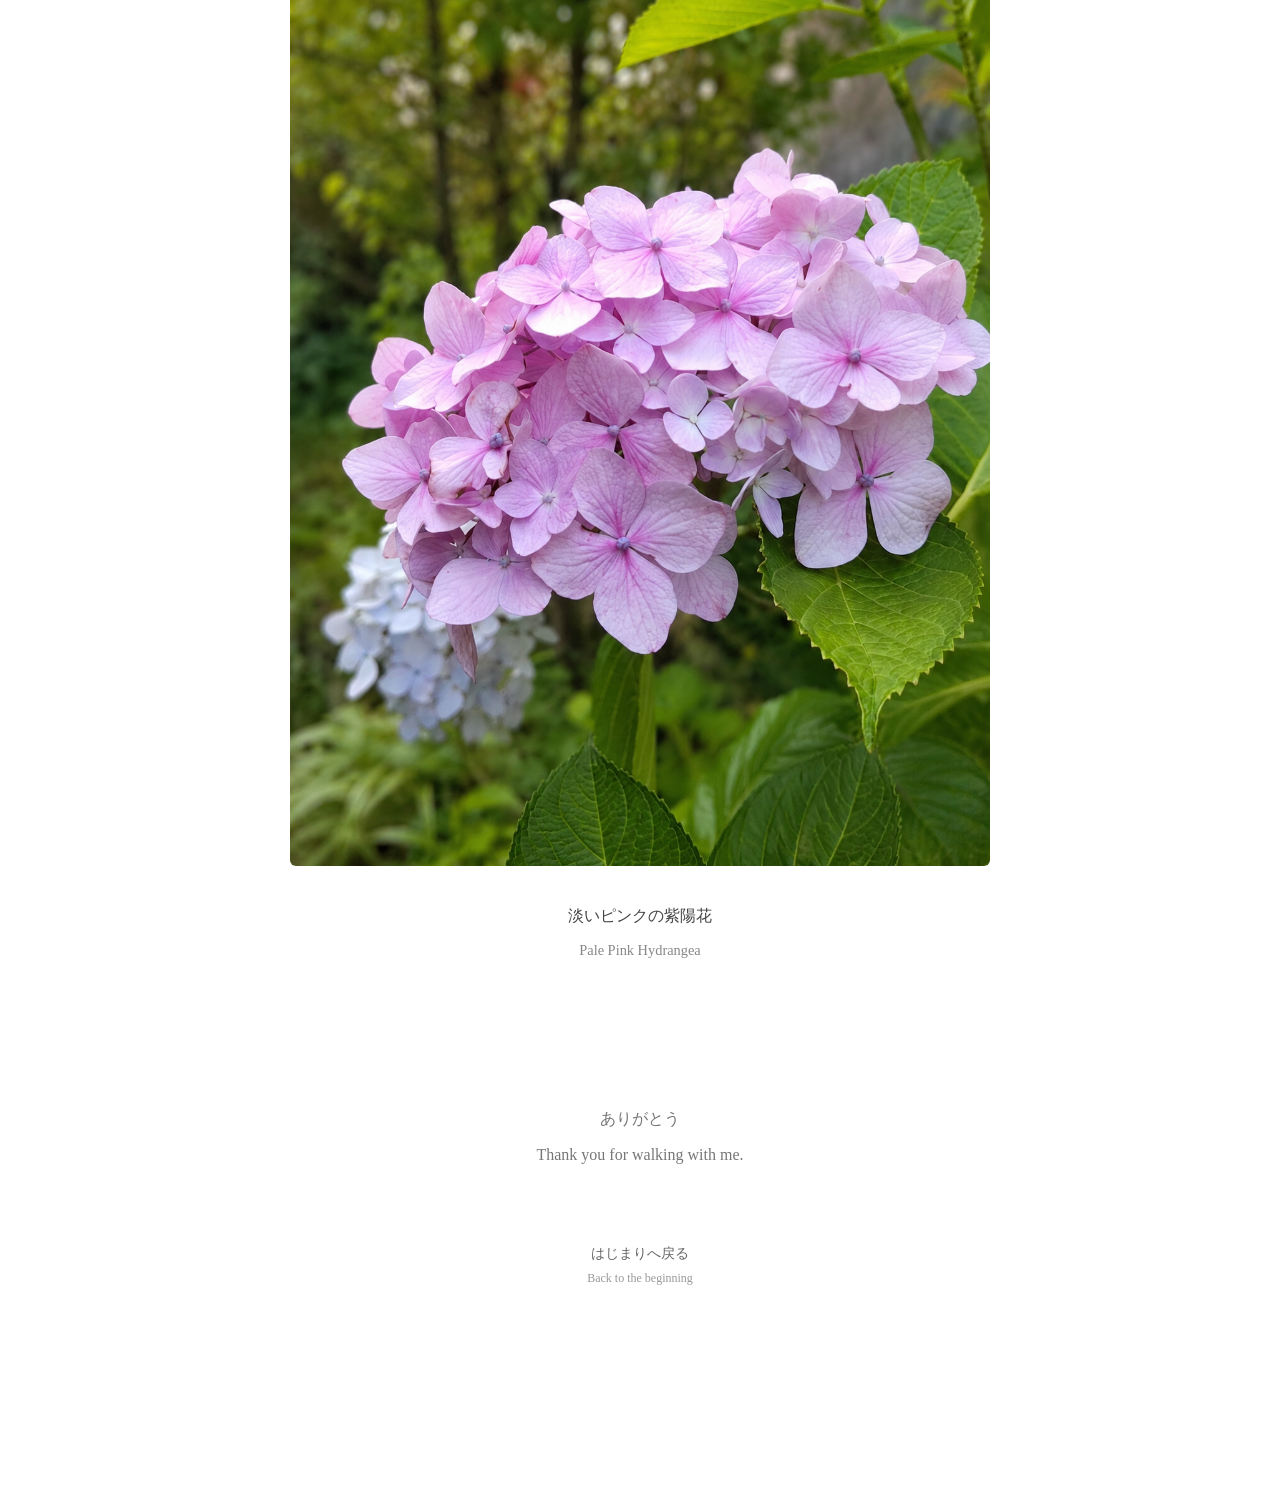
<file: photo.html>
<!DOCTYPE html>
<html lang="ja">
<head>
<meta charset="UTF-8">
<meta name="viewport" content="width=device-width, initial-scale=1.0">

<title>Still Light | 写真の部屋</title>

<link rel="stylesheet" href="style.css">

<style>

body{
    background:#ffffff;
    color:#444;
    margin:0;
}

.photo-room{
    max-width:900px;
    margin:0 auto;
    padding:60px 20px 120px;
}

.back-link{
    display:inline-block;
    text-decoration:none;
    color:#666;
    border:1px solid #ddd;
    padding:12px 24px;
    border-radius:999px;
    transition:0.3s;
}

.back-link:hover{
    transform:translateY(-2px);
}

.room-header{
    text-align:center;
    margin:100px 0;
}

.room-header h1{
    font-size:2.2rem;
    font-weight:normal;
    margin-bottom:10px;
}

.room-header p{
    color:#888;
}

.photo-piece{
    margin:120px 0;
    text-align:center;
}

.photo-piece img{
    width:100%;
    max-width:700px;
    height:auto;
    border-radius:6px;
    transition:0.4s;
}

.photo-piece img:hover{
    transform:translateY(-6px);
}

.caption-ja{
    margin-top:30px;
    font-size:1rem;
    line-height:2;
}

.caption-en{
    color:#888;
    margin-top:10px;
    font-size:0.9rem;
}

.ending{
    text-align:center;
    margin-top:150px;
    color:#777;
}

.back-top{
    text-align:center;
    margin:80px 0;
}

.back-top a{
    text-decoration:none;
    color:#666;
    font-size:14px;
    transition:0.3s;
}

.back-top a:hover{
    opacity:0.6;
    transform:translateY(-2px);
}

.back-top p{
    margin-top:8px;
    font-size:12px;
    color:#999;
}
.back-link{
    display:inline-flex;
    flex-direction:column;
    align-items:center;
    gap:4px;
}

.back-link-ja{
    font-size:0.95rem;
}

.back-link-en{
    font-size:0.78rem;
    color:#999;
    letter-spacing:0.03em;
}

</style>

</head>

<body id="top">

<div class="photo-room">

<a href="index.html" class="back-link">
    <span class="back-link-ja">← 小さな扉へ戻る</span>
    <span class="back-link-en">Back to the Small Door</span>
</a>
<div class="room-header">
<h1>Still Light</h1>
<p>しずかな光</p>
</div>

<section class="photo-piece">
<img src="images/photo/photo01.jpg" alt="">
<div class="caption-ja">
秋が来たことを<br>
先に知っていたのかもしれない
</div>
<div class="caption-en">
Maybe it already knew autumn was coming.
</div>
</section>

<section class="photo-piece">
<img src="images/photo/photo02.jpg" alt="">
<div class="caption-ja">
木々のあいだから<br>
光がこぼれていた
</div>
<div class="caption-en">
Light spilled through the trees.
</div>
</section>

<section class="photo-piece">
<img src="images/photo/photo03.jpg" alt="">
<div class="caption-ja">
遠くまで<br>
静かな青が続いていた
</div>
<div class="caption-en">
The quiet blue stretched far away.
</div>
</section>

<section class="photo-piece">
<img src="images/photo/photo04.jpg" alt="">
<div class="caption-ja">
やわらかな色は<br>
季節の手紙みたいだった
</div>
<div class="caption-en">
The soft colors felt like a letter from the season.
</div>
</section>

<section class="photo-piece">
<img src="images/photo/photo05.jpg" alt="">
<div class="caption-ja">
見上げるたびに<br>
少しだけ立ち止まる
</div>
<div class="caption-en">
Every time I looked up, I paused for a moment.
</div>
</section>

<section class="photo-piece">
<img src="images/photo/photo06.jpg" alt="">
<div class="caption-ja">
今日という日も<br>
空の下にあった
</div>
<div class="caption-en">
This day, too, lived beneath the sky.
</div>
</section>

<section class="photo-piece">
<img src="images/photo/hydrangea-blue.png" alt="青い紫陽花">
<div class="caption-ja">
青い紫陽花
</div>
<div class="caption-en">
Blue Hydrangea
</div>
</section>

<section class="photo-piece">
<img src="images/photo/hydrangea-lavender.png" alt="紫の紫陽花">
<div class="caption-ja">
紫の紫陽花
</div>
<div class="caption-en">
Lavender Hydrangea
</div>
</section>

<section class="photo-piece">
<img src="images/photo/hydrangea-pink.png" alt="淡いピンクの紫陽花">
<div class="caption-ja">
淡いピンクの紫陽花
</div>
<div class="caption-en">
Pale Pink Hydrangea
</div>
</section>

<div class="ending">
<p>ありがとう</p>
<p>Thank you for walking with me.</p>
</div>

<div class="back-top">
<a href="#top">はじまりへ戻る</a>
<p>Back to the beginning</p>
</div>

</body>
</html>
</file>
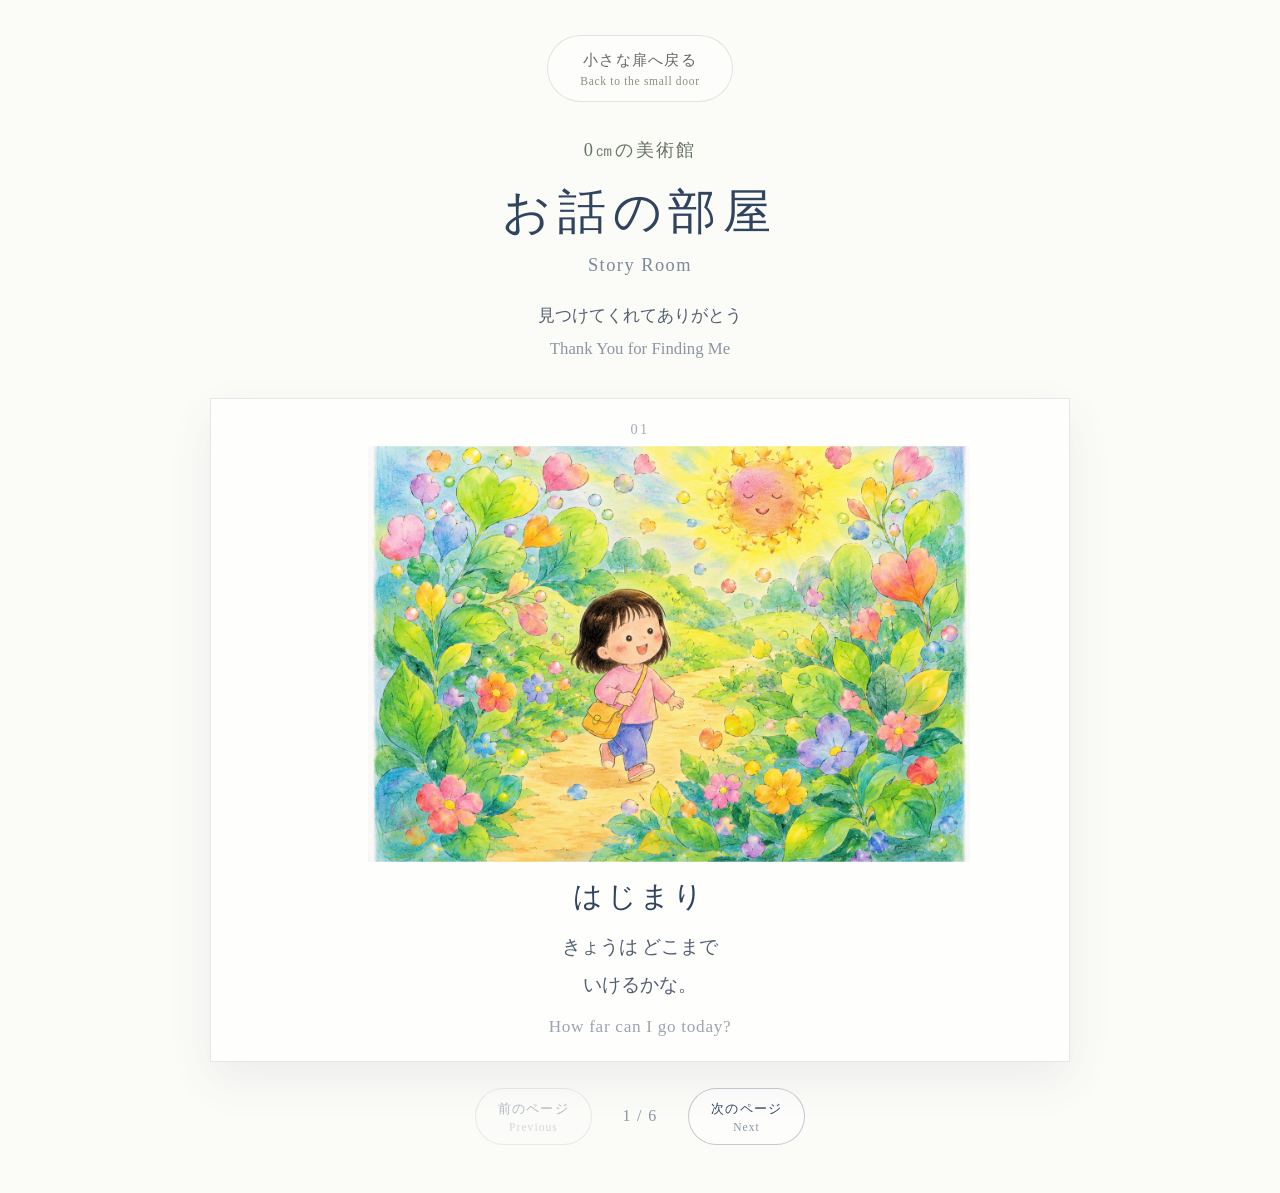
<file: story.html>
<!DOCTYPE html>
<html lang="ja">
<head>
  <meta charset="UTF-8">
  <meta name="viewport" content="width=device-width, initial-scale=1.0">
  <title>お話の部屋｜0㎝の美術館</title>
  <link rel="stylesheet" href="style.css">
</head>

<body class="story-page">
  <main class="story-room">

    <a href="index.html" class="back-link story-back-link">
      小さな扉へ戻る
      <span>Back to the small door</span>
    </a>

    <header class="story-header">
      <p class="site-ja">0㎝の美術館</p>

      <h1 class="story-title">お話の部屋</h1>
      <p class="story-subtitle">Story Room</p>

     <p class="story-message story-book-title">
  見つけてくれてありがとう<br>
  <span>Thank You for Finding Me</span>
</p>
    </header>

    <section class="storybook" aria-label="絵本のようにページをめくるお話">
      <article class="story-slide is-active">
        <p class="story-number">01</p>
        <img src="images/story01.png" alt="いつもの道を歩く小さな子ども">
        <h2>はじまり</h2>
        <p class="story-text">
  きょうは どこまで<br>
  いけるかな。<br>
  <span>How far can I go today?</span>
</p>
      </article>

      <article class="story-slide">
        <p class="story-number">02</p>
        <img src="images/story02.png" alt="道に迷って立ち止まる子ども">
        <h2>まよい道</h2>
        <p class="story-text">
  さっきまでの みちが、<br>
  どこかへ いってしまった。<br>
  <span>The path I knew seemed to disappear.</span>
</p>
      </article>

      <article class="story-slide">
        <p class="story-number">03</p>
        <img src="images/story03.png" alt="ひとりぼっちだと思って空を見上げる子ども">
        <h2>ひとりかな</h2>
        <p class="story-text">
  ひとりかな、って<br>
  おもった。<br>
  <span>I wondered if I was all alone.</span>
</p>
      </article>

      <article class="story-slide">
        <p class="story-number">04</p>
        <img src="images/story04.png" alt="友だちが子どもに気づく場面">
        <h2>きづいた子</h2>
        <p class="story-text">
  でも、<br>
  きみに きづいた子が いた。<br>
  <span>But someone noticed you.</span>
</p>
      </article>

      <article class="story-slide">
        <p class="story-number">05</p>
        <img src="images/story05.png" alt="太陽が道を照らす場面">
        <h2>たいようのひかり</h2>
        <p class="story-text">
  たいようも そっと、<br>
  こっちだよって ひかっていた。<br>
  <span>And the sun softly shone, as if saying, “This way.”</span>
</p>
      </article>

      <article class="story-slide">
        <p class="story-number">06</p>
        <img src="images/story06.png" alt="友だちと出会えて安心する子ども">
        <h2>みつけてくれて</h2>
        <p class="story-text">
  もう ひとりじゃない。<br>
  みつけてもらえるって、あたたかい。<br>
  <span>I’m not alone anymore. Being found feels warm.</span>
</p>
      </article>
    </section>

    <div class="story-controls">
      <button class="story-button" id="prevButton" type="button">
        前のページ
        <span>Previous</span>
      </button>

      <p class="story-counter" id="storyCounter">1 / 6</p>

      <button class="story-button" id="nextButton" type="button">
        次のページ
        <span>Next</span>
      </button>
    </div>

  </main>

  <script>
    const slides = document.querySelectorAll(".story-slide");
    const prevButton = document.getElementById("prevButton");
    const nextButton = document.getElementById("nextButton");
    const storyCounter = document.getElementById("storyCounter");

    let currentPage = 0;

    function showPage(pageNumber) {
      slides.forEach((slide) => {
        slide.classList.remove("is-active");
      });

      slides[pageNumber].classList.add("is-active");
      storyCounter.textContent = `${pageNumber + 1} / ${slides.length}`;

      prevButton.disabled = pageNumber === 0;
      nextButton.disabled = pageNumber === slides.length - 1;
    }

    prevButton.addEventListener("click", () => {
      if (currentPage > 0) {
        currentPage = currentPage - 1;
        showPage(currentPage);
      }
    });

    nextButton.addEventListener("click", () => {
      if (currentPage < slides.length - 1) {
        currentPage = currentPage + 1;
        showPage(currentPage);
      }
    });

    showPage(currentPage);
  </script>
</body>
</html>
</file>
<file: style.css>
* {
  box-sizing: border-box;
}

html {
  min-height: 100%;
  height: auto;
}

body {
  margin: 0;
  min-height: 100vh;
  min-height: 100dvh;
  height: auto;
  background: #fbfbf8;
  color: #4f5b4c;
  font-family: "Yu Mincho", "YuMincho", "Hiragino Mincho ProN", serif;
  overflow-x: hidden;
  overflow-y: auto;
  -webkit-overflow-scrolling: touch;
}

/* トップページ */
.home-page {
  min-height: 100vh;
  min-height: 100dvh;
  display: flex;
  align-items: flex-start;
  justify-content: center;
  overflow-x: hidden;
  overflow-y: auto;
}

.hero {
  text-align: center;
  padding: 4.2rem 2rem 6rem;
  max-width: 900px;
  position: relative;
}

.site-ja {
  font-size: clamp(0.95rem, 1.8vw, 1.15rem);
  letter-spacing: 0.12em;
  margin: 0 0 1.1rem 0;
  color: #687463;
}

.door-ja {
  font-size: clamp(1.9rem, 5vw, 3.7rem);
  font-weight: 500;
  letter-spacing: 0.12em;
  margin: 0 0 1.2rem 0;
  color: #404842;
  line-height: 1.4;
}

.door-wrap {
  display: inline-block;
  position: relative;
  margin-left: 0.08em;
}

.door-letter {
  display: inline-block;
  color: #5f8f66;
  transform-origin: center center;
  animation: doorTurn 6s ease-in-out infinite;
}

.leaf {
  position: absolute;
  width: clamp(24px, 3.2vw, 38px);
  height: auto;
  top: -0.55em;
  right: -0.35em;
  opacity: 0;
  transform-origin: center center;
  animation: leafAppear 6s ease-in-out infinite;
  filter: drop-shadow(0 4px 8px rgba(120, 140, 110, 0.15));
  pointer-events: none;
}

.door-en {
  font-size: clamp(0.95rem, 1.8vw, 1.2rem);
  letter-spacing: 0.08em;
  margin: 0 0 1.8rem 0;
  color: #7a8576;
}

.message-ja,
.message-en {
  font-size: clamp(0.9rem, 1.5vw, 1.05rem);
  line-height: 2;
  margin: 0.35rem 0;
  color: #5d6758;
}

/* トップページの入口 */
.room-links {
  display: flex;
  justify-content: center;
  gap: 1rem;
  flex-wrap: wrap;
  margin-top: 2.6rem;
}

.room-link,
.back-link {
  display: inline-flex;
  flex-direction: column;
  align-items: center;
  gap: 0.25rem;
  padding: 0.78rem 1.65rem;
  border: 1px solid rgba(95, 143, 102, 0.35);
  border-radius: 999px;
  color: #5f8f66;
  text-decoration: none;
  letter-spacing: 0.08em;
  font-size: 0.95rem;
  background: rgba(255, 255, 255, 0.45);
  transition: transform 0.8s ease, background 0.8s ease, border-color 0.8s ease;
}

.room-link-en,
.back-link span {
  font-size: 0.72rem;
  letter-spacing: 0.06em;
  color: #87927f;
}

.room-link-line {
  color: #4f5b4c;
  border-color: rgba(80, 86, 80, 0.28);
}

.room-link:hover,
.back-link:hover {
  transform: translateY(-3px);
  background: rgba(255, 255, 255, 0.82);
  border-color: rgba(95, 143, 102, 0.65);
}

@keyframes leafAppear {
  0% {
    opacity: 0;
    transform: translate(6px, 4px) rotate(-18deg) scale(0.65);
  }

  28% {
    opacity: 0;
    transform: translate(6px, 4px) rotate(-18deg) scale(0.65);
  }

  40% {
    opacity: 0.95;
    transform: translate(0, 0) rotate(-8deg) scale(1);
  }

  52% {
    opacity: 1;
    transform: translate(-4px, -5px) rotate(8deg) scale(1.05);
  }

  66% {
    opacity: 0;
    transform: translate(-12px, -14px) rotate(18deg) scale(0.75);
  }

  100% {
    opacity: 0;
    transform: translate(-12px, -14px) rotate(18deg) scale(0.75);
  }
}

@keyframes doorTurn {
  0% {
    transform: perspective(500px) rotateY(0deg);
  }

  34% {
    transform: perspective(500px) rotateY(0deg);
  }

  48% {
    transform: perspective(500px) rotateY(65deg);
  }

  58% {
    transform: perspective(500px) rotateY(0deg);
  }

  100% {
    transform: perspective(500px) rotateY(0deg);
  }
}

/* 静かな展示室 */
.gallery-page {
  min-height: 100vh;
  min-height: 100dvh;
  overflow-x: hidden;
  overflow-y: auto;
  background: #fbfbf8;
}

.gallery-room {
  min-height: 100vh;
  min-height: 100dvh;
  padding: 2rem 0 2rem;
  display: flex;
  flex-direction: column;
  justify-content: flex-start;
}

/* 静かな展示室の戻るボタン */
.gallery-back-link {
  align-self: center;
  margin-top: 0;
  margin-bottom: 2.4rem;
  color: #2f4058;
  border-color: rgba(47, 64, 88, 0.28);
}

.gallery-back-link:hover {
  border-color: rgba(47, 64, 88, 0.55);
}

.gallery-header {
  text-align: center;
  padding: 0 2rem;
  margin-bottom: 1.5rem;
}

.gallery-title,
.line-title {
  font-size: clamp(1.7rem, 4vw, 3rem);
  font-weight: 500;
  letter-spacing: 0.16em;
  margin: 0 0 0.8rem;
  color: #4a5546;
}

.gallery-title-layer {
  position: relative;
  display: inline-flex;
  flex-direction: column;
  align-items: center;
  gap: 0.15rem;
  margin-bottom: 1.6rem;
  color: #26384f;
}

.gallery-title-ja {
  position: relative;
  z-index: 2;
  color: #26384f;
  letter-spacing: 0.18em;
}

.gallery-title-en-near {
  position: static;
  display: block;
  margin-top: -0.25rem;
  font-size: clamp(0.85rem, 1.45vw, 1.05rem);
  letter-spacing: 0.12em;
  color: rgba(38, 56, 79, 0.46);
  white-space: nowrap;
}

.gallery-subtitle {
  display: none;
}

.gallery-message,
.line-message {
  font-size: clamp(0.9rem, 1.5vw, 1.05rem);
  line-height: 2;
  color: rgba(47, 64, 88, 0.68);
  margin: 0;
}

.gallery-message span,
.line-message span {
  font-size: 0.9em;
  color: rgba(47, 64, 88, 0.5);
}

/* 静かな展示室：作品がゆっくり運ばれてくる場所 */
.moving-gallery {
  width: 100%;
  overflow: hidden;
  padding: 0.7rem 0 1.4rem;
  position: relative;
}

.moving-gallery::before,
.moving-gallery::after {
  content: "";
  position: absolute;
  top: 0;
  width: 16vw;
  height: 100%;
  z-index: 2;
  pointer-events: none;
}

.moving-gallery::before {
  left: 0;
  background: linear-gradient(to right, #fbfbf8, rgba(251, 251, 248, 0));
}

.moving-gallery::after {
  right: 0;
  background: linear-gradient(to left, #fbfbf8, rgba(251, 251, 248, 0));
}

.gallery-track {
  display: flex;
  gap: 3.8rem;
  width: max-content;
  animation: galleryDrift 55s linear infinite;
}

.art-card {
  width: clamp(240px, 31vw, 430px);
  flex: 0 0 auto;
  padding: 0.85rem;
  background: rgba(255, 255, 255, 0.58);
  border: 1px solid rgba(120, 135, 112, 0.16);
  box-shadow: 0 18px 40px rgba(120, 135, 112, 0.08);
  overflow: visible;
  position: relative;
  z-index: 1;
  transition: transform 1.05s ease, box-shadow 1.05s ease;
}

.art-card:hover {
  transform: translateY(-8px) scale(1.065);
  z-index: 4;
  box-shadow: 0 28px 62px rgba(47, 64, 88, 0.14);
}

.art-card img {
  width: 100%;
  display: block;
  border-radius: 2px;
  transform-origin: center center;
  transition: transform 1.1s ease, filter 1.1s ease, opacity 1.1s ease;
}

.art-card:hover img {
  transform: scale(1.08);
  filter: saturate(1.08) contrast(1.03);
  opacity: 0.96;
}

.art-card p {
  margin: 0.9rem 0 0;
  text-align: center;
  font-size: 0.9rem;
  letter-spacing: 0.06em;
  color: rgba(47, 64, 88, 0.58);
}

.back-link {
  align-self: center;
  margin-top: 2.2rem;
}

@keyframes galleryDrift {
  0% {
    transform: translateX(0);
  }

  100% {
    transform: translateX(-50%);
  }
}

/* 線画の世界 */
.line-page {
  min-height: 100vh;
  min-height: 100dvh;
  background: #fdfdfb;
}

.line-room {
  min-height: 100vh;
  min-height: 100dvh;
  padding: 4rem 2rem 3rem;
  display: flex;
  flex-direction: column;
  align-items: center;
}

.line-header {
  text-align: center;
  margin-bottom: 3rem;
}

.line-title {
  color: #363a37;
}

.line-subtitle {
  font-size: clamp(0.95rem, 1.8vw, 1.15rem);
  letter-spacing: 0.08em;
  color: #6f746e;
  margin: 0 0 1.6rem;
}

.line-message {
  color: #4e5550;
}

.line-gallery {
  width: min(1100px, 100%);
  margin: 0 auto;
}

.line-grid {
  display: grid;
  grid-template-columns: repeat(3, minmax(180px, 1fr));
  gap: 1.9rem;
}

.line-card {
  background: rgba(255, 255, 255, 0.72);
  border: 1px solid rgba(60, 60, 58, 0.12);
  padding: 0.9rem;
  box-shadow: 0 16px 34px rgba(80, 80, 75, 0.06);
  position: relative;
  z-index: 1;
  transition: transform 1s ease, box-shadow 1s ease;
  overflow: visible;
}

.line-card:hover {
  transform: translateY(-8px) scale(1.065);
  z-index: 4;
  box-shadow: 0 28px 56px rgba(80, 80, 75, 0.15);
}

.line-card img {
  width: 100%;
  display: block;
  filter: grayscale(100%);
  transform-origin: center center;
  transition: transform 1.08s ease, filter 1.08s ease;
}

.line-card:hover img {
  transform: scale(1.08);
  filter: grayscale(100%) contrast(1.04);
}

.line-card p {
  margin: 0.8rem 0 0;
  text-align: center;
  font-size: 0.85rem;
  letter-spacing: 0.08em;
  color: #6f746e;
}

/* お話の部屋 */
.story-page {
  min-height: 100vh;
  min-height: 100dvh;
  background: #fbfbf8;
}

.story-room {
  min-height: 100vh;
  min-height: 100dvh;
  padding: 2.2rem 2rem 3rem;
  display: flex;
  flex-direction: column;
  align-items: center;
}

.story-back-link {
  margin-top: 0;
  margin-bottom: 2.2rem;
  color: #30445f;
  border-color: rgba(48, 68, 95, 0.28);
}

.story-back-link:hover {
  border-color: rgba(48, 68, 95, 0.55);
}

.story-header {
  text-align: center;
  margin-bottom: 2rem;
  max-width: 760px;
}

.story-title {
  font-size: clamp(1.8rem, 4vw, 3rem);
  font-weight: 500;
  letter-spacing: 0.14em;
  margin: 0 0 0.7rem;
  color: #30445f;
}

.story-subtitle {
  font-size: clamp(0.95rem, 1.8vw, 1.15rem);
  letter-spacing: 0.08em;
  color: rgba(48, 68, 95, 0.62);
  margin: 0 0 1.4rem;
}

.story-message {
  font-size: clamp(0.92rem, 1.5vw, 1.05rem);
  line-height: 2;
  color: #536071;
  margin: 0;
}

.story-message span {
  color: rgba(48, 68, 95, 0.55);
}

.storybook {
  width: min(860px, 100%);
  min-height: 510px;
  position: relative;
}

.story-slide {
  display: none;
  background: rgba(255, 255, 255, 0.72);
  border: 1px solid rgba(48, 68, 95, 0.12);
  box-shadow: 0 18px 42px rgba(80, 90, 100, 0.08);
  padding: 1.25rem;
  text-align: center;
  animation: pageFade 0.8s ease;
}

.story-slide.is-active {
  display: block;
}

.story-slide .story-number {
  font-size: 0.9rem;
  line-height: 1.4;
  letter-spacing: 0.16em;
  color: rgba(48, 68, 95, 0.45);
  margin: 0 0 0.65rem;
}

.story-slide img {
  width: min(106%, 760px);
  max-height: 420px;
  object-fit: contain;
  display: block;
  position: relative;
  left: 50%;
  margin: -0.35rem auto 0.85rem;
  clip-path: inset(4% 5%);
  transform: translateX(-50%) scale(1.075);
  transform-origin: center center;
}

.story-slide h2 {
  font-size: clamp(1.3rem, 2.8vw, 1.8rem);
  font-weight: 500;
  letter-spacing: 0.12em;
  color: #30445f;
  margin: 0 0 0.65rem;
}

.story-slide p {
  font-size: 1.06rem;
  line-height: 2.05;
  color: #536071;
  margin: 0;
}

.story-controls {
  display: flex;
  align-items: center;
  justify-content: center;
  gap: 1rem;
  margin-top: 1.6rem;
  flex-wrap: wrap;
}

.story-button {
  border: 1px solid rgba(48, 68, 95, 0.28);
  border-radius: 999px;
  background: rgba(255, 255, 255, 0.56);
  color: #30445f;
  padding: 0.7rem 1.4rem;
  font-family: inherit;
  letter-spacing: 0.08em;
  cursor: pointer;
  transition: transform 0.7s ease, background 0.7s ease, opacity 0.7s ease;
}

.story-button span {
  display: block;
  font-size: 0.72rem;
  color: rgba(48, 68, 95, 0.55);
  margin-top: 0.15rem;
}

.story-button:hover {
  transform: translateY(-3px);
  background: rgba(255, 255, 255, 0.86);
}

.story-button:disabled {
  opacity: 0.35;
  cursor: default;
}

.story-button:disabled:hover {
  transform: none;
}

.story-counter {
  min-width: 4rem;
  text-align: center;
  color: rgba(48, 68, 95, 0.55);
  letter-spacing: 0.08em;
}

@keyframes pageFade {
  0% {
    opacity: 0;
    transform: translateX(18px);
  }

  100% {
    opacity: 1;
    transform: translateX(0);
  }
}

/* おたより */
.letters-page {
  min-height: 100vh;
  min-height: 100dvh;
  height: auto;
  overflow-x: hidden;
  overflow-y: auto;
  position: relative;
  background:
    linear-gradient(180deg, rgba(255, 255, 255, 0.78), rgba(251, 251, 248, 0.94)),
    #fbfbf8;
}

.letters-room {
  width: min(1060px, 100%);
  margin: 0 auto;
  padding: 4.8rem 1.6rem 5.8rem;
  position: relative;
  z-index: 1;
}

.letters-header {
  text-align: center;
  margin-bottom: 3.6rem;
}

.letters-kicker {
  margin: 0 0 1rem;
  color: #7f8a79;
  font-size: clamp(0.9rem, 1.7vw, 1.02rem);
  line-height: 1.9;
  letter-spacing: 0.1em;
}

.letters-title {
  font-size: clamp(2rem, 5vw, 3.2rem);
  font-weight: 500;
  letter-spacing: 0.16em;
  margin: 0 0 0.45rem;
  color: #465044;
}

.letters-subtitle {
  margin: 0;
  font-size: clamp(0.95rem, 1.8vw, 1.12rem);
  letter-spacing: 0.1em;
  color: #7f8a79;
}

.letters-leaf-image {
  display: block;
  width: 48px;
  max-width: 48px;
  height: auto;
  margin: 1.4rem auto 0;
  opacity: 0.82;
  transform: rotate(-10deg);
  filter: drop-shadow(0 8px 16px rgba(120, 150, 105, 0.14));
}

.letters-body {
  display: grid;
  grid-template-columns: minmax(0, 640px) minmax(260px, 340px);
  grid-template-areas: "content art";
  align-items: start;
  justify-content: center;
  gap: clamp(2rem, 4vw, 4rem);
}

.letters-side-art {
  grid-area: art;
  position: sticky;
  top: 6rem;
  margin-top: 5.4rem;
}

.letters-side-art img {
  display: block;
  width: 100%;
  max-width: 340px;
  height: auto;
  border-radius: 34px;
  opacity: 0.9;
  box-shadow: 0 18px 42px rgba(120, 135, 112, 0.12);
}

.letters-content {
  grid-area: content;
  color: #505a4d;
  font-size: clamp(0.98rem, 1.7vw, 1.08rem);
  line-height: 2.2;
  letter-spacing: 0.04em;
}

.letters-content p {
  margin: 0 0 1.7rem;
}

.letters-content p span,
.letters-section h2 span,
.letters-contact-text span {
  display: block;
  margin-top: 0.45rem;
  color: rgba(80, 90, 77, 0.58);
  font-size: 0.88em;
  line-height: 1.75;
  letter-spacing: 0.04em;
}

.letters-opening {
  padding: 1.4rem 0 0.4rem;
  position: relative;
}

.letters-section {
  margin-top: 3.5rem;
  padding-top: 0.2rem;
}

.letters-section h2 {
  margin: 0 0 1.15rem;
  font-size: clamp(1.12rem, 2.4vw, 1.42rem);
  font-weight: 500;
  line-height: 1.6;
  letter-spacing: 0.1em;
  color: #5f8f66;
}

.letters-contact {
  margin-top: 4.2rem;
  padding: 2.25rem 1.6rem;
  border-top: 1px solid rgba(95, 143, 102, 0.2);
  border-bottom: 1px solid rgba(95, 143, 102, 0.2);
  background: rgba(255, 255, 255, 0.62);
  text-align: center;
  box-shadow: 0 18px 42px rgba(120, 135, 112, 0.06);
}

.letters-contact p {
  margin: 0;
}

.letters-contact-title {
  color: #5f8f66;
  font-size: clamp(1.05rem, 2.3vw, 1.3rem);
  font-weight: 500;
  line-height: 1.55;
  letter-spacing: 0.1em;
  margin: 0;
  word-break: keep-all;
  overflow-wrap: normal;
}

.letters-contact-title span {
  display: block;
  margin-top: 0.18rem;
  color: #7f8a79;
  font-size: 0.78em;
  letter-spacing: 0.06em;
}

.letters-contact-text {
  max-width: 660px;
  margin: 1.15rem auto 1.65rem;
  line-height: 2.05;
  color: #4f5b4c;
  word-break: keep-all;
  overflow-wrap: normal;
}

.letters-contact-note {
  margin-top: 0.45rem;
  font-size: 0.9rem;
  color: #7f8a79;
}

.letters-mail-button {
  display: inline-flex;
  flex-direction: column;
  align-items: center;
  justify-content: center;
  min-width: min(100%, 360px);
  min-height: 78px;
  margin: 0.4rem auto 1rem;
  padding: 1rem 2.25rem;
  border: 1px solid rgba(95, 143, 102, 0.62);
  border-radius: 999px;
  background:
    linear-gradient(180deg, rgba(255, 255, 255, 0.98), rgba(233, 246, 226, 0.94));
  color: #3f7448;
  text-decoration: none;
  box-shadow: 0 16px 34px rgba(95, 143, 102, 0.18);
  cursor: pointer;
  word-break: keep-all;
  overflow-wrap: normal;
  transition: transform 0.5s ease, background 0.5s ease, border-color 0.5s ease, box-shadow 0.5s ease;
}

.letters-mail-button:hover {
  transform: translateY(-3px);
  border-color: rgba(95, 143, 102, 0.84);
  background:
    linear-gradient(180deg, rgba(255, 255, 255, 1), rgba(226, 243, 218, 0.98));
  box-shadow: 0 20px 42px rgba(95, 143, 102, 0.23);
}

.letters-mail-ja {
  font-size: 1.05rem;
  letter-spacing: 0.08em;
  white-space: nowrap;
}

.letters-mail-en {
  margin-top: 0.25rem;
  color: #667861;
  font-size: 0.84rem;
  letter-spacing: 0.06em;
  white-space: nowrap;
}

.letters-back-link {
  display: flex;
  width: fit-content;
  margin: 4.5rem auto 0;
  color: #566651;
  border-color: rgba(86, 102, 81, 0.28);
}

.letters-back-link .back-link-ja {
  color: #566651;
}

.letters-back-link .back-link-en {
  color: #788673;
}

/* お話の本文：日本語のそばに英語をそっと置く */
.story-slide .story-text {
  font-size: clamp(1.08rem, 1.7vw, 1.17rem);
  line-height: 2.05;
  color: #536071;
  margin: 0;
}

.story-slide .story-text span {
  display: block;
  margin-top: 0.46rem;
  font-size: 0.92em;
  line-height: 1.72;
  letter-spacing: 0.04em;
  color: rgba(48, 68, 95, 0.48);
}

/* ---------------------------------
   戻るボタン
--------------------------------- */

.back-link {
  display: inline-flex;
  flex-direction: column;
  align-items: center;
  gap: 4px;
  padding: 14px 32px;
  border: 1px solid rgba(80, 80, 80, 0.15);
  border-radius: 999px;
  text-decoration: none;
  color: #666;
  transition: all 0.3s ease;
}

.back-link:hover {
  transform: translateY(-2px);
  border-color: rgba(80, 80, 80, 0.3);
}

.back-link-ja {
  font-size: 0.95rem;
}

.back-link-en {
  font-size: 0.78rem;
  color: #9a9a9a;
  letter-spacing: 0.04em;
}

@media (hover: none), (pointer: coarse) {
  .art-card:hover,
  .line-card:hover {
    transform: none;
    z-index: 1;
  }

  .art-card:hover img {
    transform: none;
    filter: none;
    opacity: 1;
  }

  .line-card:hover img {
    transform: none;
    filter: grayscale(100%);
  }
}

/* 画面が小さい時 */
@media (max-width: 760px) {
  .hero {
    padding: 3rem 1.4rem 6.5rem;
  }

  .letters-body {
    display: flex;
    flex-direction: column;
    gap: 2.6rem;
  }

  .letters-side-art {
    position: static;
    order: -1;
    width: min(88vw, 340px);
    margin: 0 auto 0.2rem;
  }

  .letters-side-art img {
    max-width: 100%;
    border-radius: 28px;
  }

  .line-grid {
    grid-template-columns: repeat(2, minmax(140px, 1fr));
  }

  .gallery-title-en-near {
    white-space: normal;
  }

  .storybook {
    min-height: auto;
  }

  .story-slide {
    padding: 1rem;
  }

  .story-slide img {
    width: min(108%, 680px);
    max-height: min(390px, 55vh);
    margin: -0.25rem auto 0.85rem;
    clip-path: inset(3.5% 4.5%);
    transform: translateX(-50%) scale(1.055);
  }

  .story-slide .story-text {
    font-size: clamp(1.04rem, 4vw, 1.12rem);
    line-height: 1.95;
  }

  .story-controls {
    margin-top: 1.25rem;
  }
}

@media (max-width: 480px) {
  .hero {
    padding: 2.6rem 1.2rem 7rem;
  }

  .letters-room {
    padding: 3.4rem 1.2rem 5rem;
  }

  .letters-header {
    margin-bottom: 2.8rem;
  }

  .letters-leaf-image {
    width: 48px;
    max-width: 48px;
    margin-top: 1.3rem;
  }

  .room-links {
    flex-direction: column;
    align-items: center;
  }

  .room-link {
    width: min(92vw, 320px);
  }

  .line-grid {
    grid-template-columns: 1fr;
  }
}
</file>
<file: social/color-question/style.css>
* {
  box-sizing: border-box;
}

html,
body {
  min-height: 100%;
}

body {
  margin: 0;
  background:
    radial-gradient(circle at 18% 14%, rgba(228, 238, 218, 0.7), rgba(228, 238, 218, 0) 18rem),
    linear-gradient(180deg, #f8f3e9 0%, #f2eee3 100%);
  color: #4f564a;
  font-family:
    "Hiragino Maru Gothic ProN",
    "Yu Gothic",
    "Yu Mincho",
    "Hiragino Mincho ProN",
    serif;
}

.poster-wrap {
  min-height: 100vh;
  min-height: 100svh;
  display: grid;
  place-items: center;
  padding: 16px;
}

.poster {
  container-type: inline-size;
  position: relative;
  width: min(calc(100vw - 32px), calc((100svh - 32px) * 9 / 16), 540px);
  aspect-ratio: 9 / 16;
  overflow: hidden;
  display: flex;
  flex-direction: column;
  padding: 5.1cqw 5.5cqw 5.8cqw;
  border: 1px solid rgba(127, 132, 107, 0.16);
  background:
    linear-gradient(180deg, rgba(255, 253, 247, 0.98) 0%, rgba(255, 252, 244, 0.98) 48%, rgba(250, 247, 238, 0.98) 100%);
  box-shadow: 0 24px 70px rgba(114, 112, 92, 0.16);
}

.poster::before,
.poster::after {
  content: "";
  position: absolute;
  pointer-events: none;
  border: 1px solid rgba(142, 157, 125, 0.18);
  border-radius: 999px;
}

.poster::before {
  width: 36cqw;
  height: 13cqw;
  right: -14cqw;
  top: 23cqw;
  transform: rotate(-18deg);
}

.poster::after {
  width: 30cqw;
  height: 10cqw;
  left: -12cqw;
  bottom: 24cqw;
  transform: rotate(16deg);
}

.pencil-band {
  position: relative;
  z-index: 1;
  height: 20cqw;
  overflow: hidden;
  border-radius: 4.2cqw;
  background: #fffdf8;
  box-shadow: 0 1.2cqw 3.8cqw rgba(110, 112, 92, 0.11);
}

.pencil-band img {
  display: block;
  width: 100%;
  height: 100%;
  object-fit: cover;
  object-position: center;
}

.question {
  position: relative;
  z-index: 1;
  margin: 5.7cqw 0 0;
  text-align: center;
}

.question-ja {
  margin: 0;
  color: #4b5548;
  font-size: clamp(2rem, 7.4cqw, 4.7rem);
  font-weight: 500;
  line-height: 1.34;
  letter-spacing: 0.08em;
}

.question-en {
  margin: 2.6cqw 0 0;
  color: rgba(77, 87, 72, 0.68);
  font-size: clamp(0.9rem, 3.1cqw, 1.8rem);
  font-weight: 400;
  line-height: 1.45;
  letter-spacing: 0.04em;
}

.art-card {
  position: relative;
  z-index: 1;
  margin: 6.1cqw auto 0;
  width: 88%;
  padding: 2.3cqw;
  border: 1px solid rgba(134, 133, 107, 0.12);
  border-radius: 5.2cqw;
  background: rgba(255, 255, 253, 0.94);
  box-shadow:
    0 2.1cqw 5.8cqw rgba(104, 102, 82, 0.12),
    0 0 0 0.8cqw rgba(255, 255, 255, 0.34);
}

.art-card img {
  display: block;
  width: 100%;
  height: auto;
  border-radius: 3.5cqw;
}

.poster-footer {
  position: relative;
  z-index: 1;
  margin-top: auto;
  padding-top: 5.2cqw;
  text-align: center;
}

.museum-name {
  margin: 0;
  color: #424c42;
  font-size: clamp(1.05rem, 4.3cqw, 2.8rem);
  font-weight: 500;
  line-height: 1.5;
  letter-spacing: 0.05em;
}

.site-url {
  margin: 1.7cqw 0 0;
  color: rgba(65, 74, 62, 0.8);
  font-size: clamp(1rem, 3.8cqw, 2.35rem);
  line-height: 1.35;
  letter-spacing: 0.08em;
}

@media (max-width: 520px) {
  .poster-wrap {
    padding: 10px;
  }

  .poster {
    width: min(calc(100vw - 20px), calc((100svh - 20px) * 9 / 16));
    box-shadow: 0 18px 48px rgba(114, 112, 92, 0.14);
  }
}
</file>
